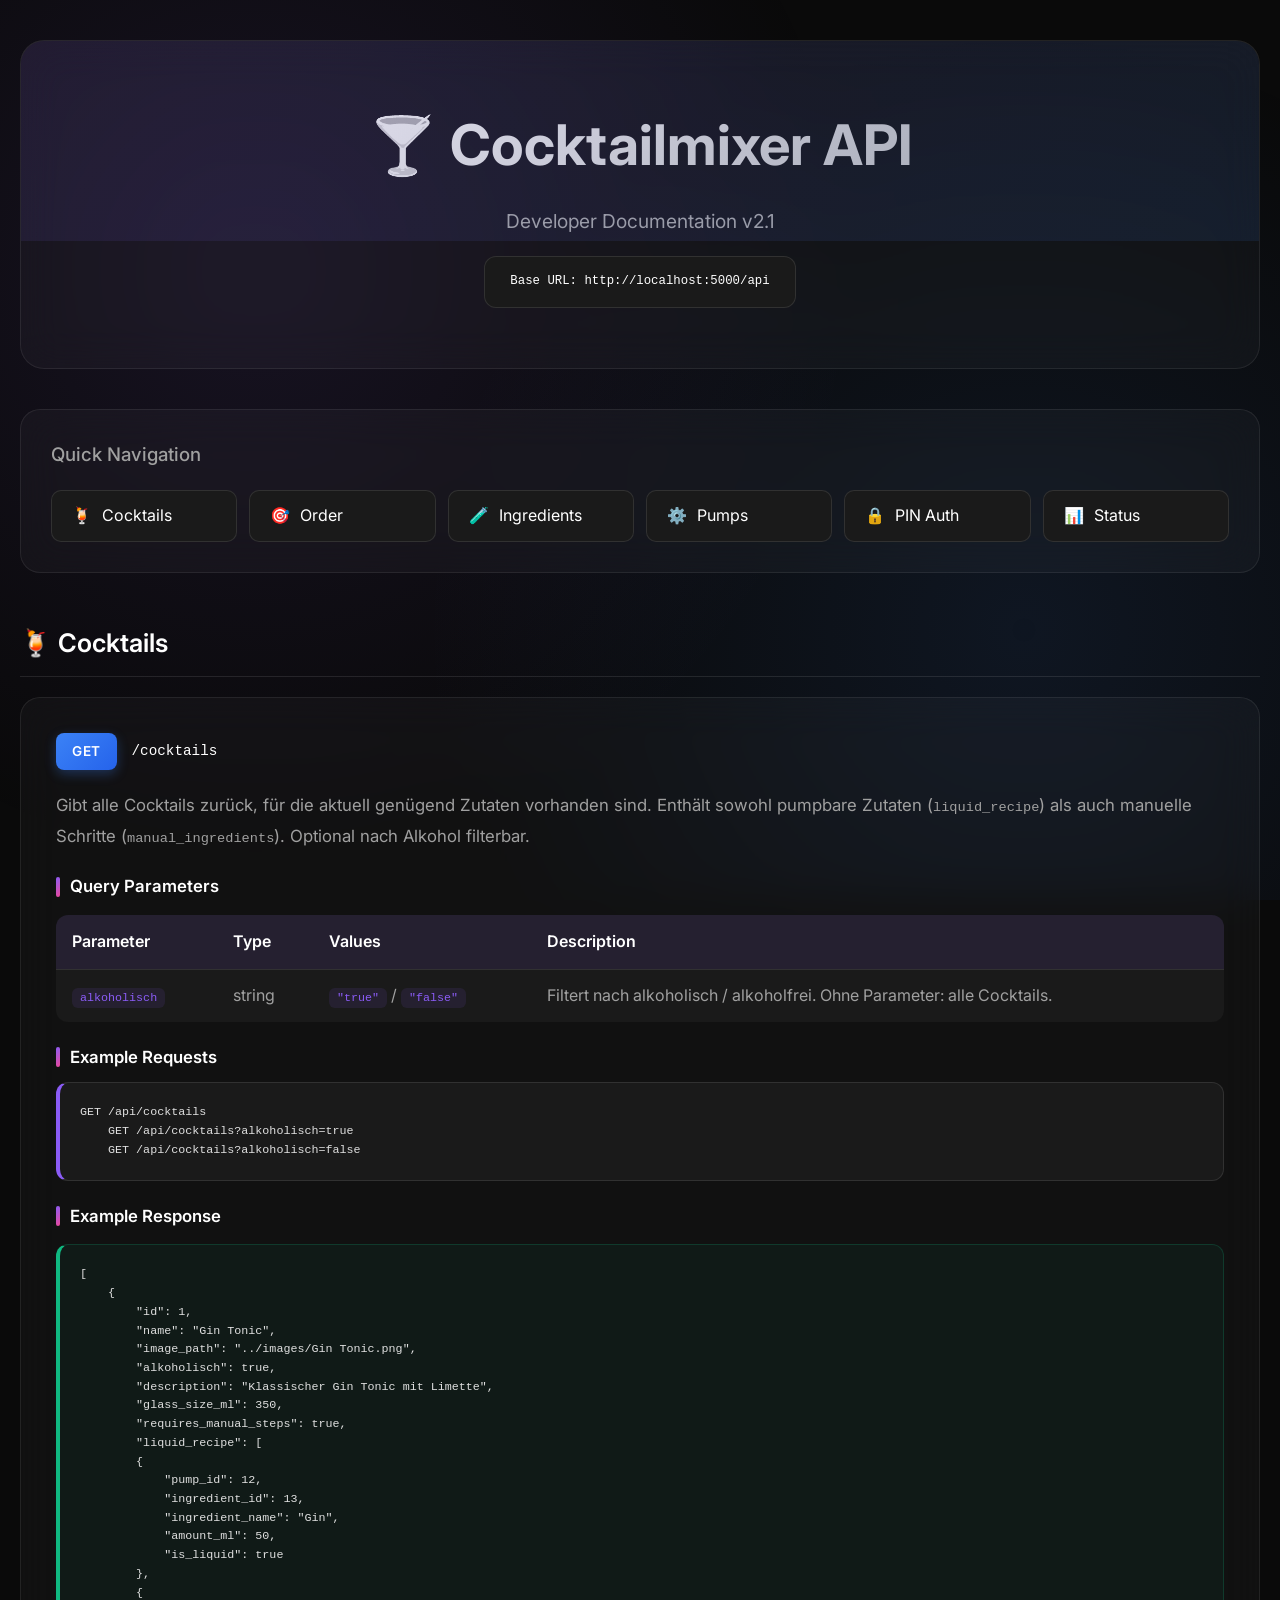
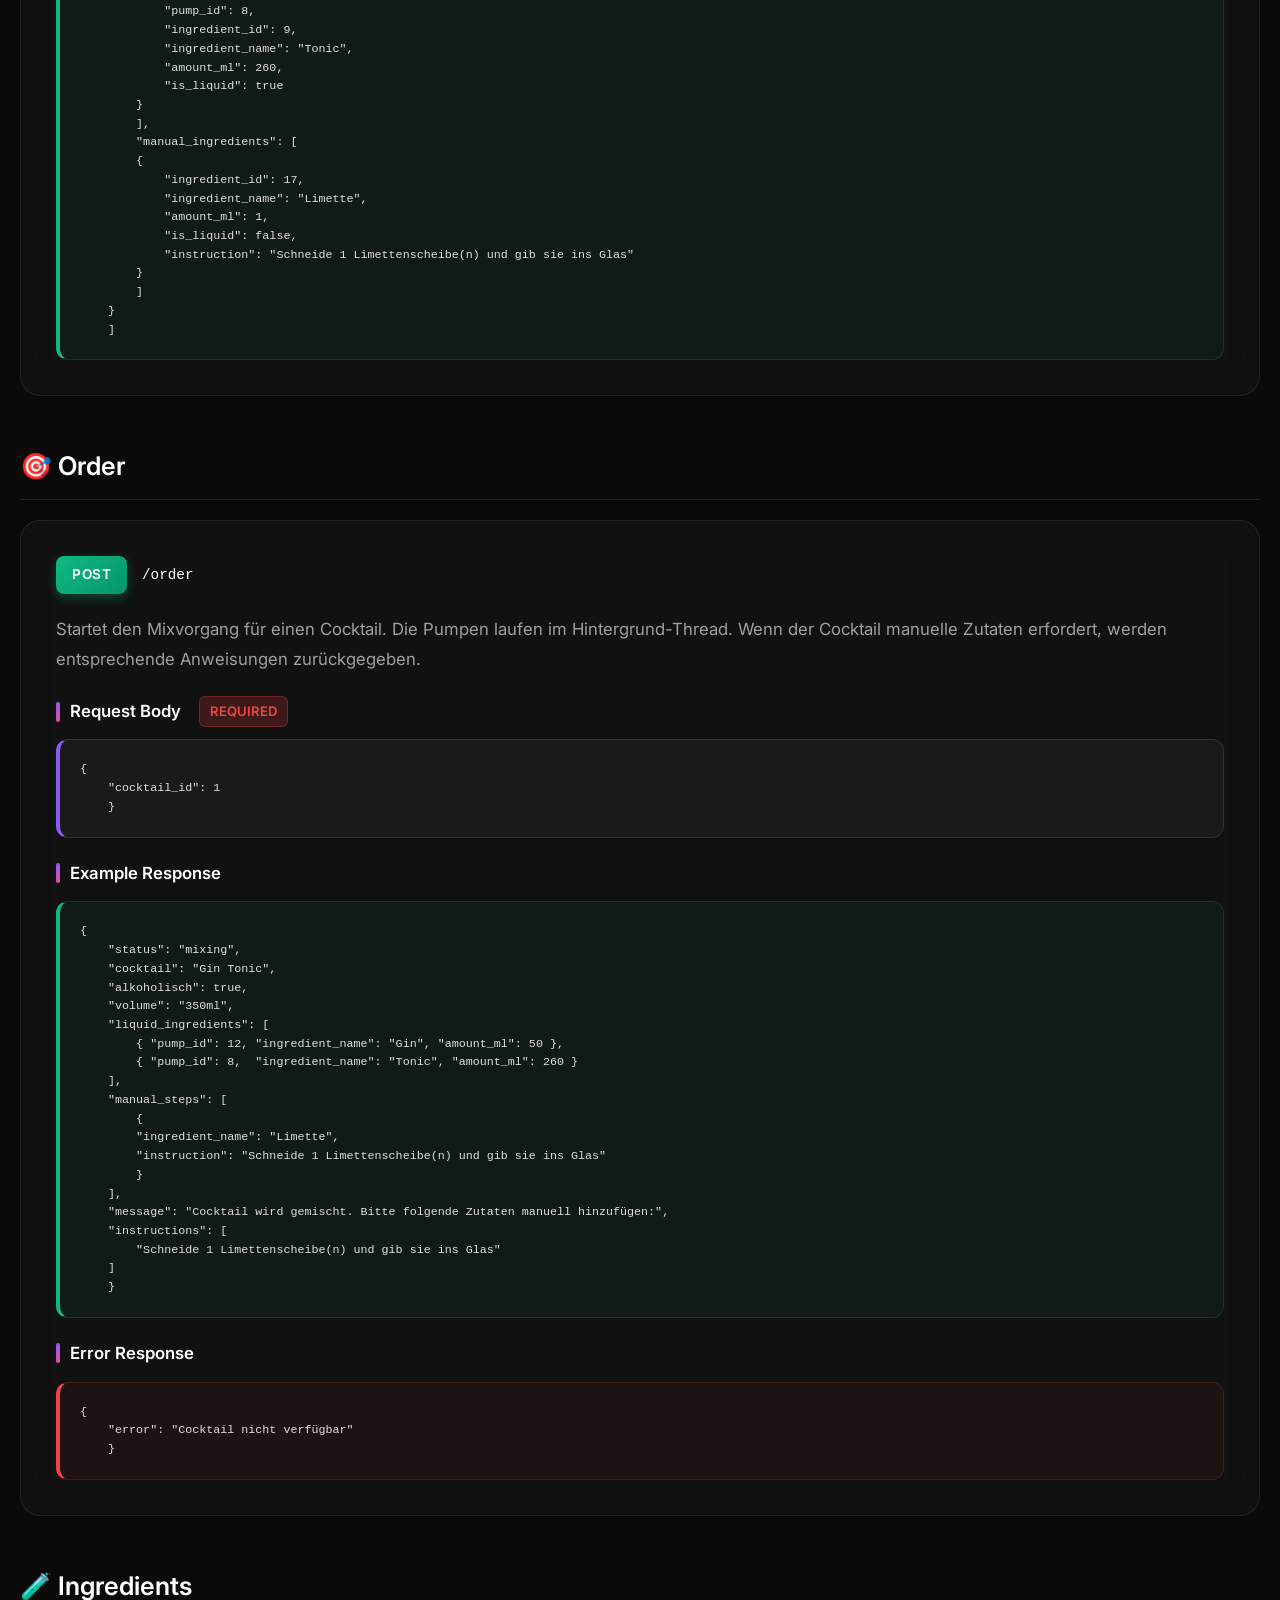
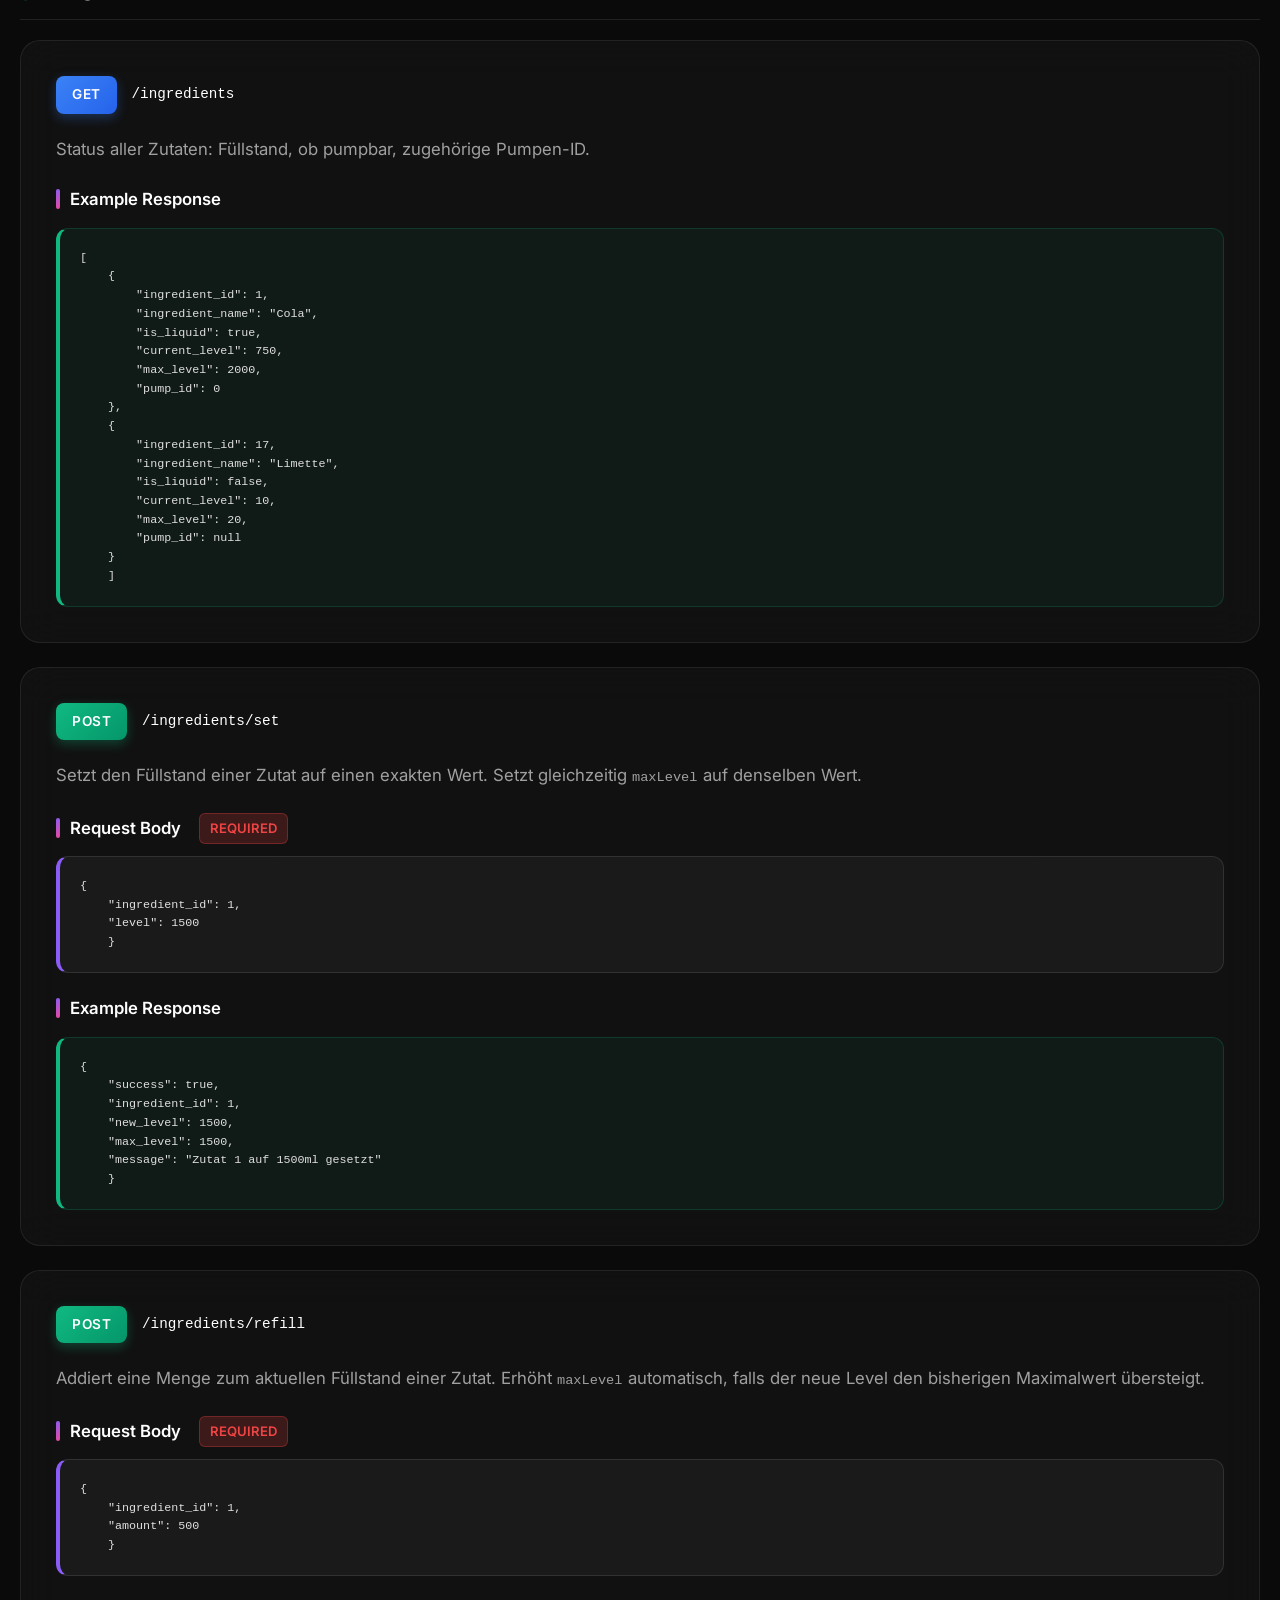
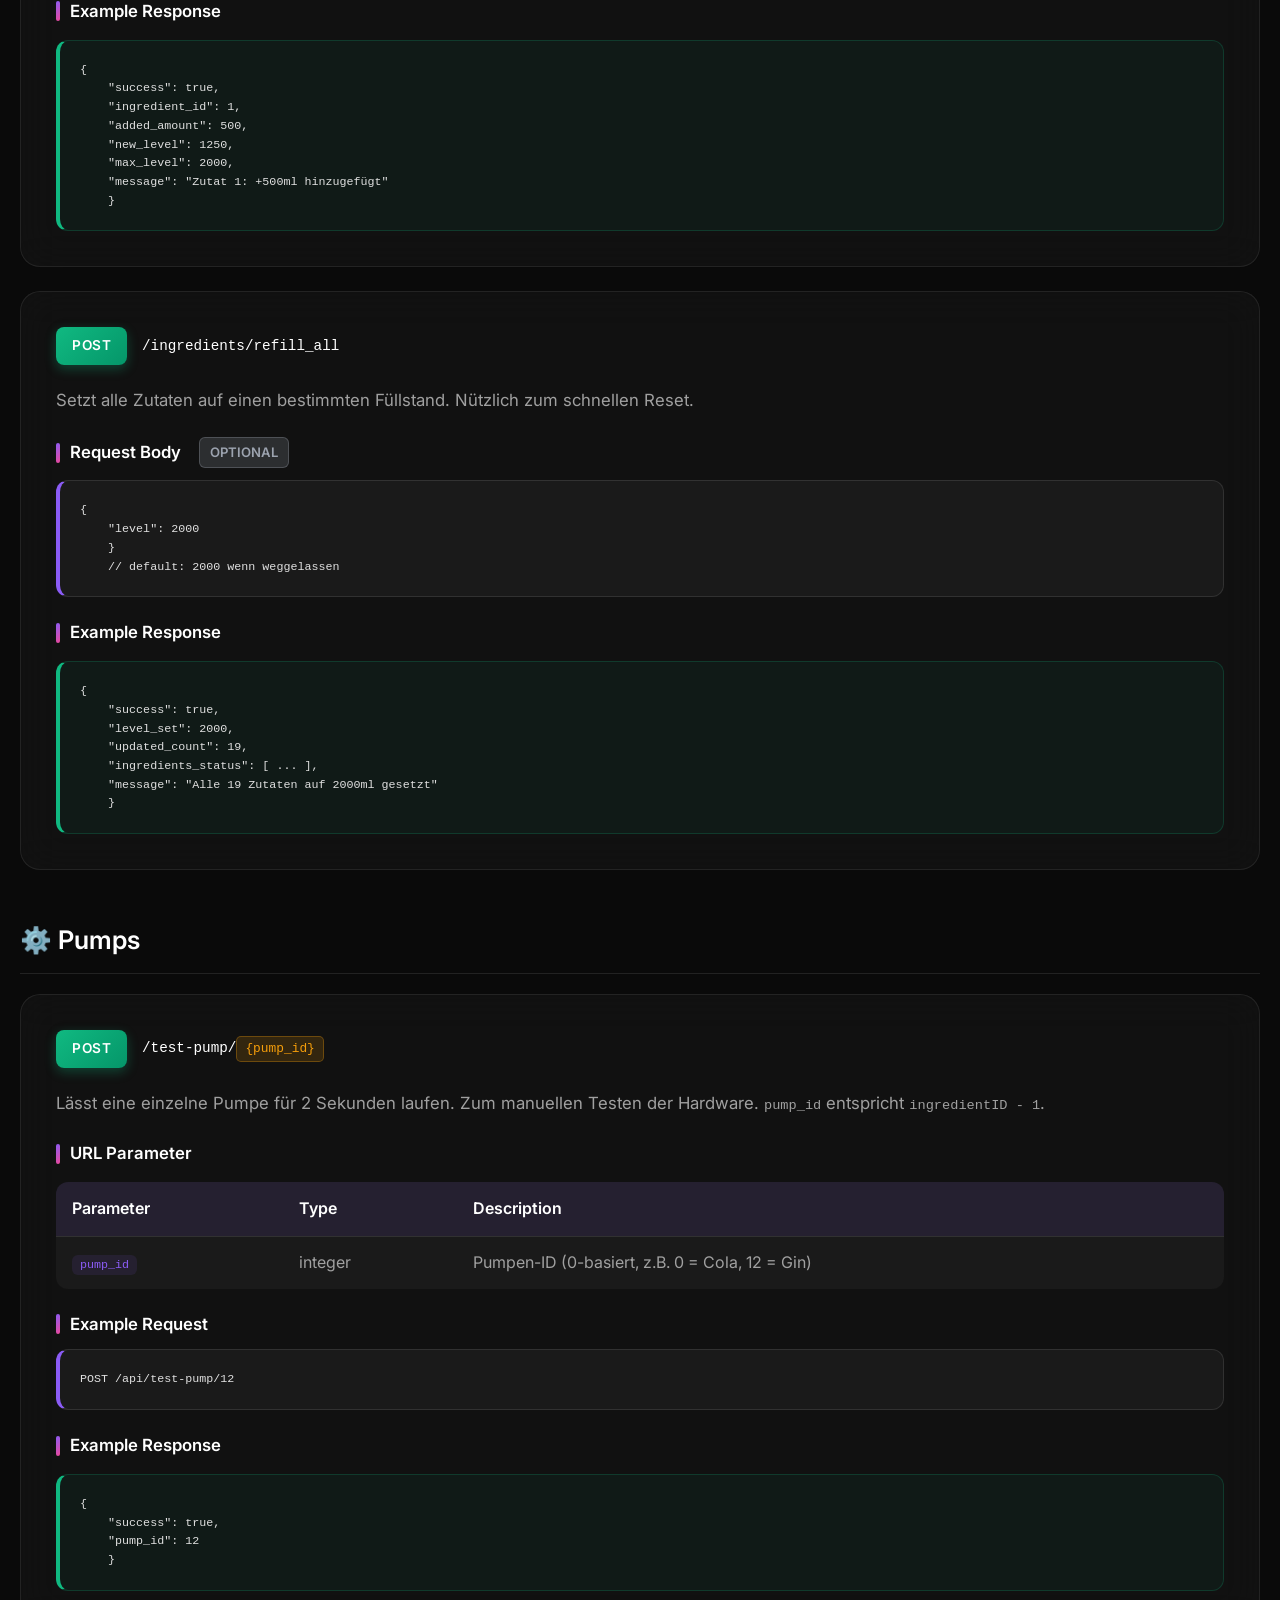
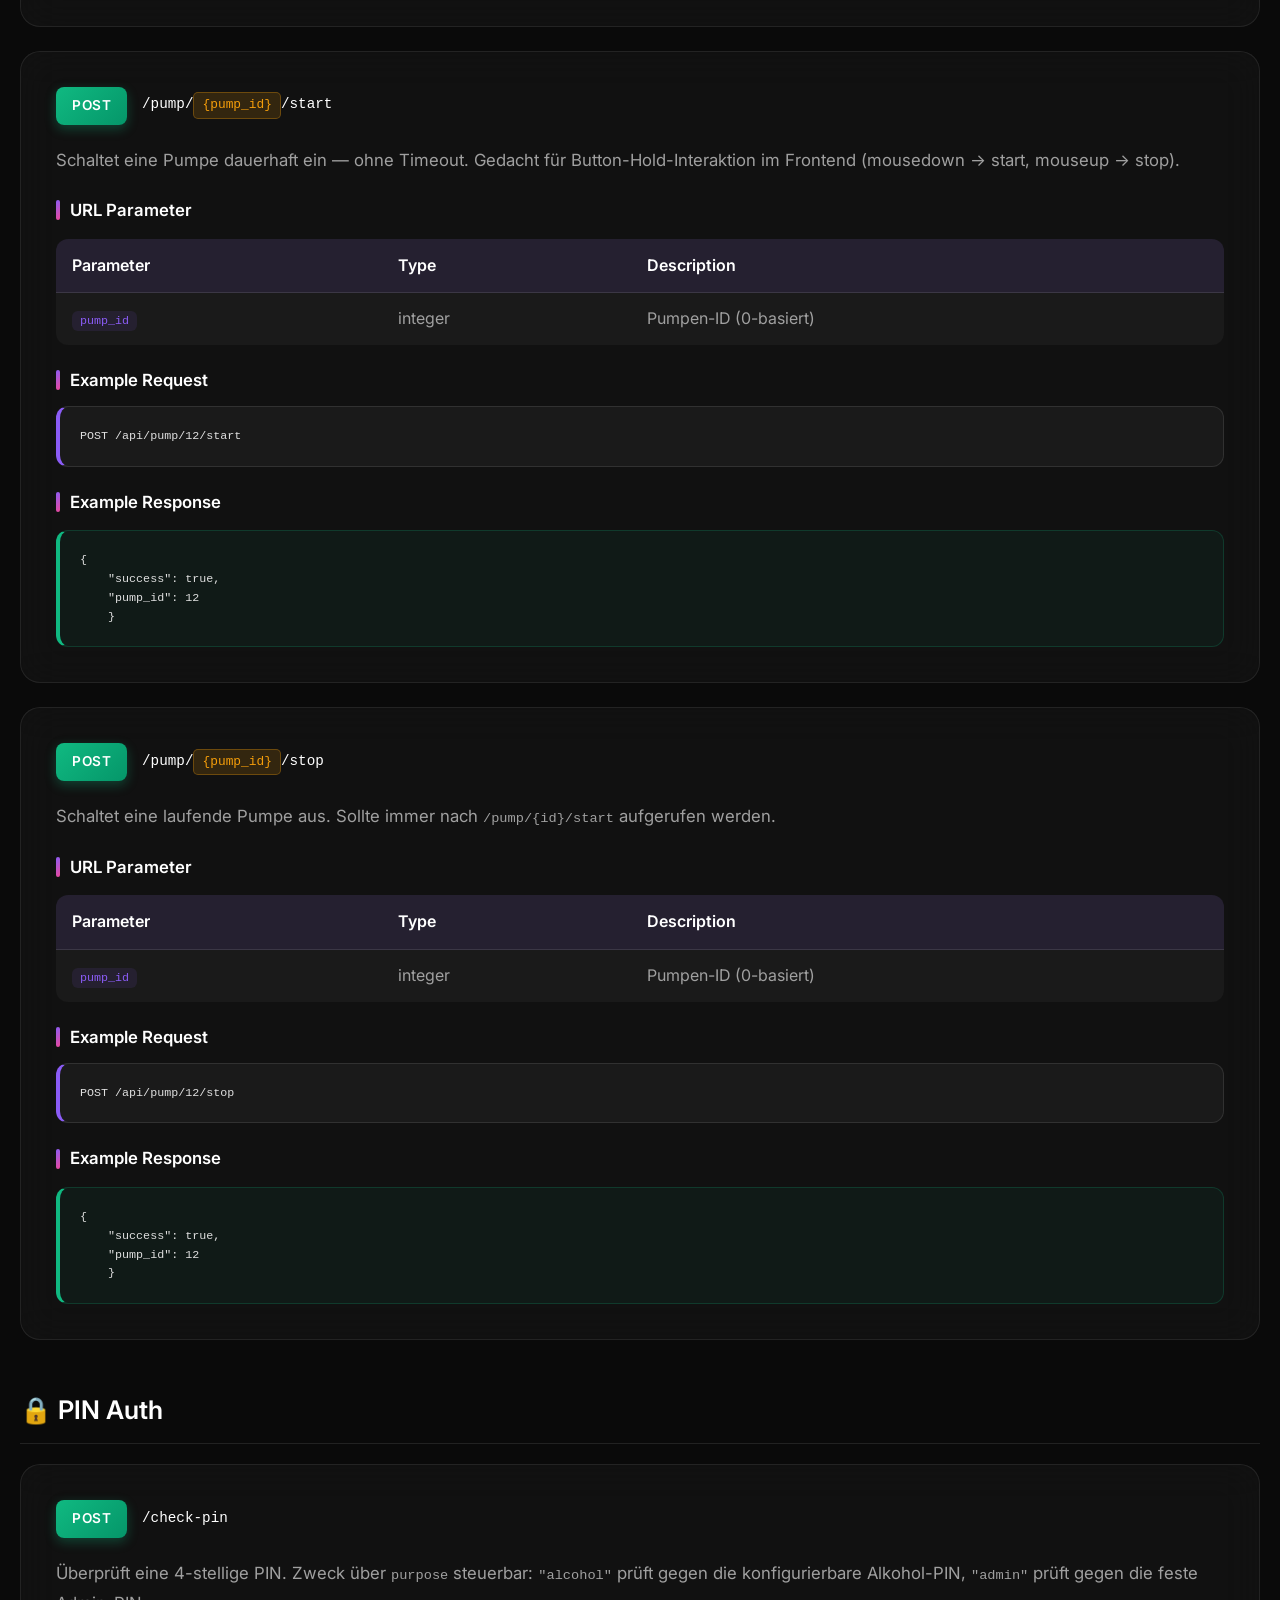
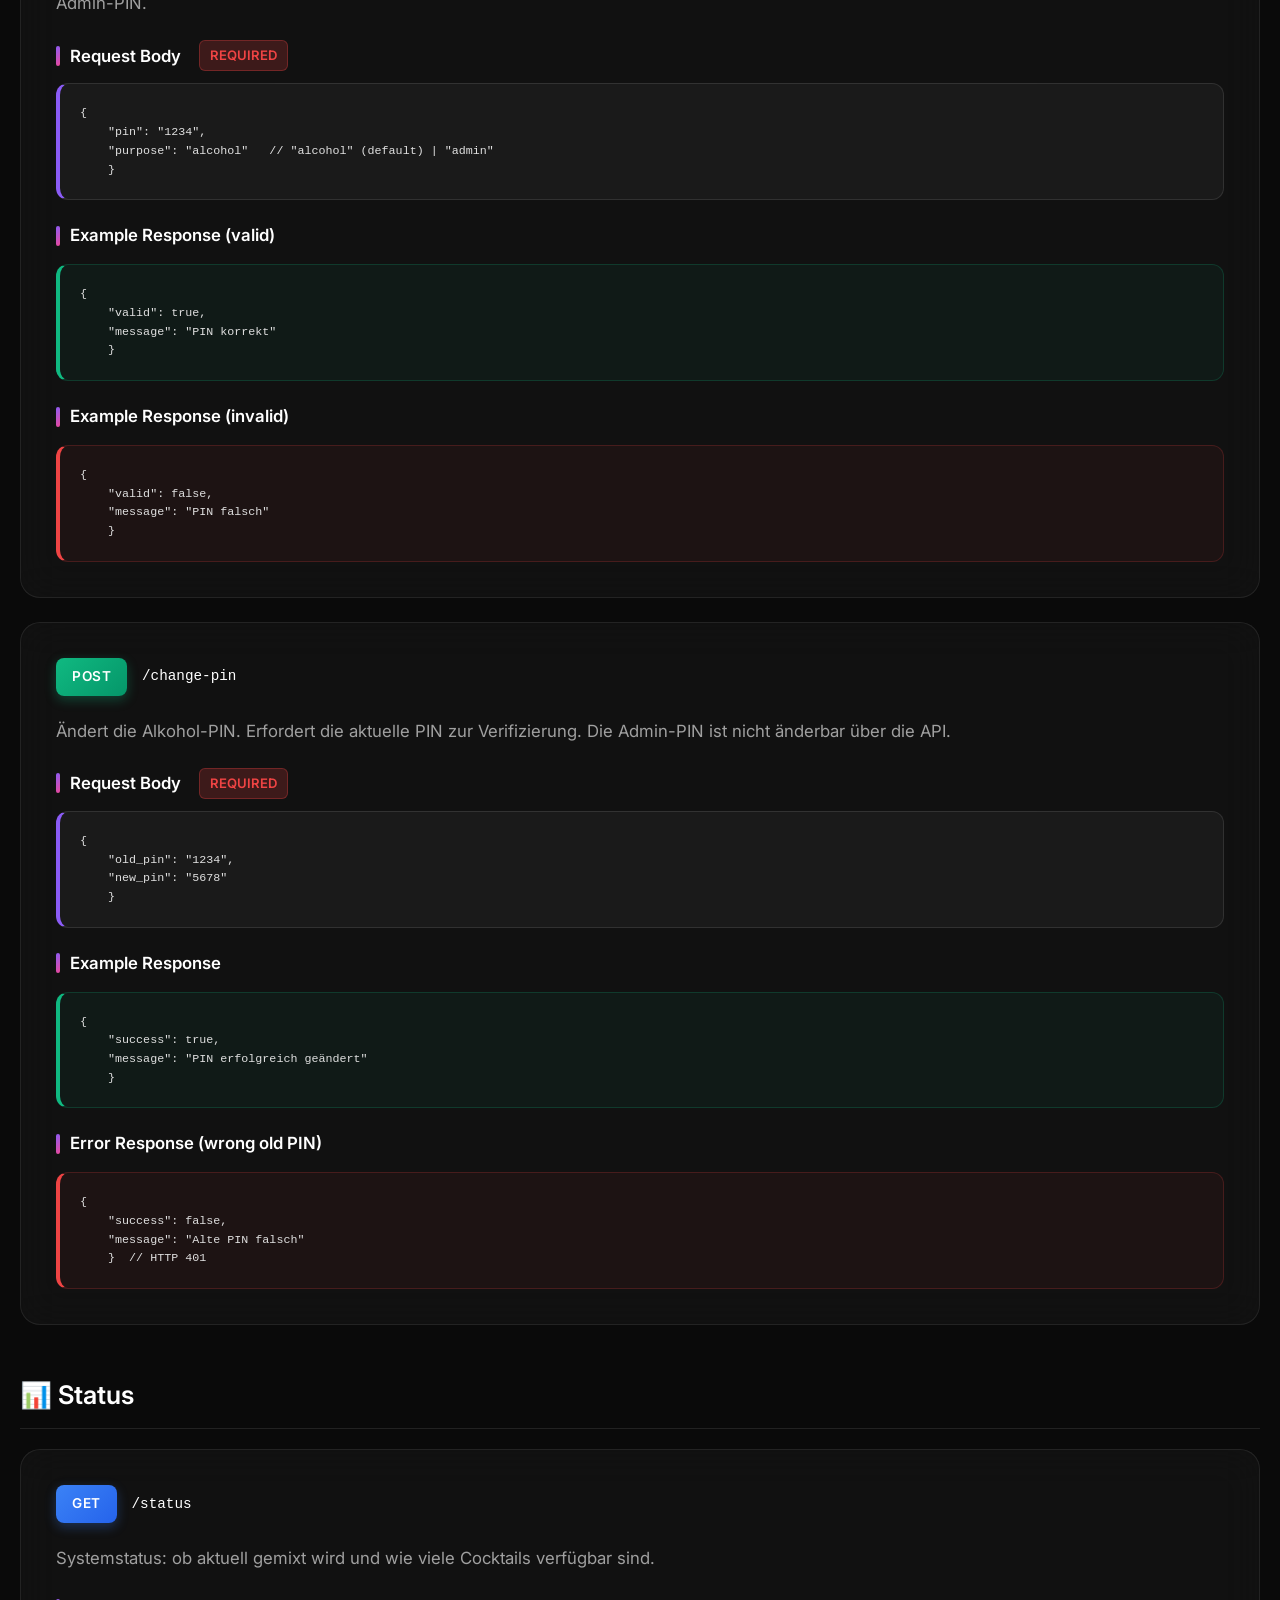
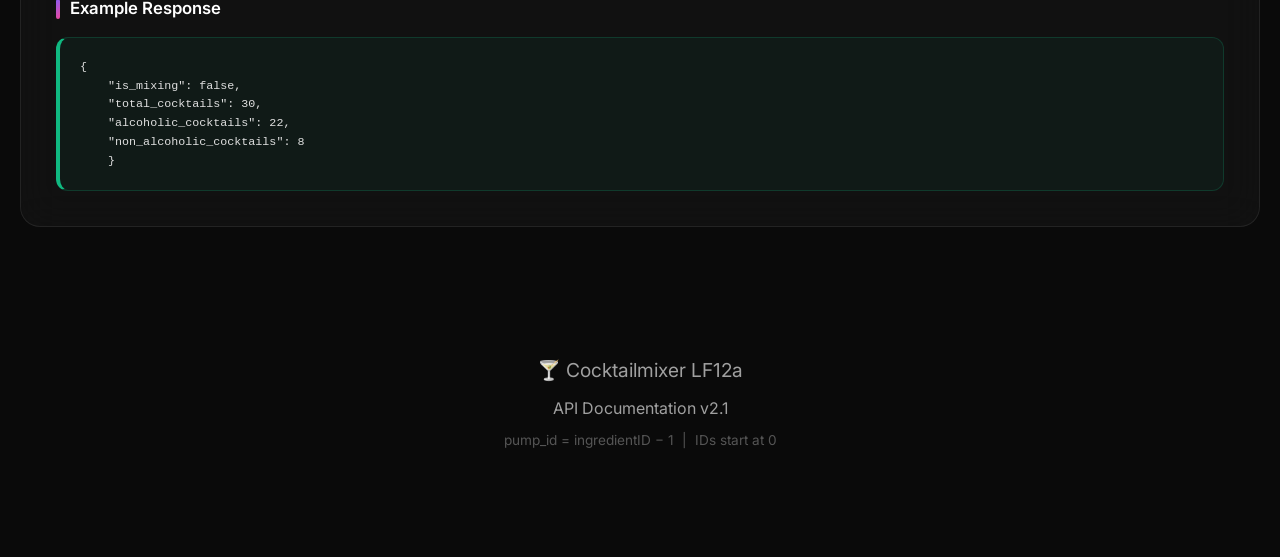
<file: api_examples.html>
<!DOCTYPE html>
<html lang="de">
<head>
    <meta charset="UTF-8">
    <meta name="viewport" content="width=device-width, initial-scale=1.0">
    <title>Cocktailmixer API | Documentation</title>
    <style>
        @import url('https://fonts.googleapis.com/css2?family=Inter:wght@300;400;500;600;700&display=swap');
        * { margin: 0; padding: 0; box-sizing: border-box; }
        :root {
            --bg-primary: #0a0a0a;
            --bg-secondary: #1a1a1a;
            --glass-bg: rgba(255,255,255,0.03);
            --glass-border: rgba(255,255,255,0.08);
            --border-color: rgba(255,255,255,0.1);
            --text-primary: #ffffff;
            --text-secondary: #a0a0a0;
            --accent-purple: #8b5cf6;
            --accent-blue: #3b82f6;
            --accent-green: #10b981;
            --accent-orange: #f59e0b;
        }
        body {
            font-family: 'Inter', sans-serif;
            background: var(--bg-primary);
            color: var(--text-primary);
            line-height: 1.6;
            overflow-x: hidden;
        }
        body::before {
            content: '';
            position: fixed;
            inset: 0;
            background:
                radial-gradient(circle at 20% 30%, rgba(139,92,246,0.1) 0%, transparent 50%),
                radial-gradient(circle at 80% 70%, rgba(59,130,246,0.1) 0%, transparent 50%);
            pointer-events: none;
            z-index: 0;
        }
        .container { max-width: 1400px; margin: 0 auto; padding: 40px 20px; position: relative; z-index: 1; }

        header {
            background: var(--glass-bg);
            backdrop-filter: blur(20px);
            border: 1px solid var(--glass-border);
            border-radius: 24px;
            padding: 60px 40px;
            margin-bottom: 40px;
            text-align: center;
            position: relative;
            overflow: hidden;
        }
        header::before {
            content: '';
            position: absolute;
            top: 0; left: 0; right: 0;
            height: 200px;
            background: linear-gradient(135deg, var(--accent-purple), var(--accent-blue));
            opacity: 0.1;
        }
        h1 {
            font-size: 3.5em;
            font-weight: 700;
            margin-bottom: 15px;
            background: linear-gradient(135deg, #fff 0%, #a0a0a0 100%);
            -webkit-background-clip: text;
            -webkit-text-fill-color: transparent;
            background-clip: text;
        }
        .subtitle { font-size: 1.2em; color: var(--text-secondary); }
        .base-url {
            margin-top: 20px;
            padding: 15px 25px;
            background: var(--bg-secondary);
            border: 1px solid var(--border-color);
            border-radius: 12px;
            display: inline-block;
            font-family: monospace;
            font-size: 0.95em;
        }

        .nav {
            background: var(--glass-bg);
            backdrop-filter: blur(20px);
            border: 1px solid var(--glass-border);
            border-radius: 20px;
            padding: 30px;
            margin-bottom: 40px;
        }
        .nav h3 { margin-bottom: 20px; color: var(--text-secondary); font-weight: 500; }
        .nav-grid { display: grid; grid-template-columns: repeat(auto-fit, minmax(180px, 1fr)); gap: 12px; }
        .nav-item {
            padding: 12px 20px;
            background: var(--bg-secondary);
            border: 1px solid var(--border-color);
            border-radius: 10px;
            text-decoration: none;
            color: var(--text-primary);
            transition: all 0.3s ease;
            display: flex;
            align-items: center;
            gap: 10px;
        }
        .nav-item:hover { border-color: var(--accent-purple); transform: translateY(-2px); }

        .section-heading {
            font-size: 1.6em;
            font-weight: 600;
            margin: 50px 0 20px;
            padding-bottom: 12px;
            border-bottom: 1px solid var(--border-color);
            display: flex;
            align-items: center;
            gap: 12px;
        }

        .endpoint {
            background: var(--glass-bg);
            backdrop-filter: blur(20px);
            border: 1px solid var(--glass-border);
            border-radius: 20px;
            padding: 35px;
            margin-bottom: 24px;
            transition: all 0.3s ease;
            animation: fadeIn 0.5s ease-out;
        }
        .endpoint:hover {
            border-color: var(--accent-purple);
            transform: translateY(-4px);
            box-shadow: 0 20px 60px rgba(139,92,246,0.2);
        }
        .endpoint-header { display: flex; align-items: center; gap: 15px; margin-bottom: 20px; flex-wrap: wrap; }

        .method {
            padding: 8px 16px;
            border-radius: 8px;
            font-weight: 600;
            font-size: 0.85em;
            letter-spacing: 0.5px;
            text-transform: uppercase;
        }
        .method.get  { background: linear-gradient(135deg, var(--accent-blue), #2563eb); color: #fff; box-shadow: 0 4px 12px rgba(59,130,246,0.3); }
        .method.post { background: linear-gradient(135deg, var(--accent-green), #059669); color: #fff; box-shadow: 0 4px 12px rgba(16,185,129,0.3); }

        .path { font-family: monospace; font-size: 1.1em; font-weight: 500; }

        .description { color: var(--text-secondary); line-height: 1.8; margin-bottom: 20px; font-size: 1.05em; }

        .section-title {
            font-weight: 600;
            margin: 22px 0 12px;
            font-size: 1.05em;
            display: flex;
            align-items: center;
            gap: 10px;
        }
        .section-title::before {
            content: '';
            width: 4px; height: 20px;
            background: linear-gradient(135deg, var(--accent-purple), #ec4899);
            border-radius: 2px;
        }

        .code-block {
            background: var(--bg-secondary);
            border: 1px solid var(--border-color);
            border-left: 4px solid var(--accent-purple);
            border-radius: 12px;
            padding: 20px;
            overflow-x: auto;
            font-family: monospace;
            font-size: 0.9em;
            line-height: 1.6;
            color: #e0e0e0;
        }
        .code-block pre { margin: 0; }

        .response {
            background: rgba(16,185,129,0.05);
            border: 1px solid rgba(16,185,129,0.2);
            border-left: 4px solid var(--accent-green);
            border-radius: 12px;
            padding: 20px;
            margin-top: 15px;
            overflow-x: auto;
        }
        .response pre { margin: 0; color: #e0e0e0; font-family: monospace; font-size: 0.9em; }

        .error-response {
            background: rgba(239,68,68,0.05);
            border: 1px solid rgba(239,68,68,0.2);
            border-left: 4px solid #ef4444;
        }

        table { width: 100%; border-collapse: collapse; margin: 15px 0; background: var(--bg-secondary); border-radius: 12px; overflow: hidden; }
        th { background: rgba(139,92,246,0.1); color: var(--text-primary); font-weight: 600; padding: 14px 16px; text-align: left; }
        td { padding: 13px 16px; border-top: 1px solid var(--border-color); color: var(--text-secondary); }
        td code { background: rgba(139,92,246,0.1); padding: 3px 8px; border-radius: 6px; font-size: 0.9em; color: var(--accent-purple); }

        .badge { display: inline-block; padding: 4px 10px; border-radius: 6px; font-size: 0.78em; font-weight: 600; margin-left: 8px; }
        .badge.required { background: rgba(239,68,68,0.2); color: #ef4444; border: 1px solid rgba(239,68,68,0.3); }
        .badge.optional { background: rgba(156,163,175,0.2); color: #9ca3af; border: 1px solid rgba(156,163,175,0.3); }

        .url-param {
            display: inline-block;
            background: rgba(245,158,11,0.15);
            color: var(--accent-orange);
            border: 1px solid rgba(245,158,11,0.3);
            padding: 2px 8px;
            border-radius: 5px;
            font-family: monospace;
            font-size: 0.9em;
        }

        footer { text-align: center; padding: 60px 0; color: var(--text-secondary); margin-top: 60px; }
        footer p { margin: 8px 0; }

        ::-webkit-scrollbar { width: 8px; height: 8px; }
        ::-webkit-scrollbar-track { background: var(--bg-secondary); }
        ::-webkit-scrollbar-thumb { background: var(--accent-purple); border-radius: 4px; }

        @keyframes fadeIn { from { opacity: 0; transform: translateY(20px); } to { opacity: 1; transform: translateY(0); } }

        @media (max-width: 768px) {
            h1 { font-size: 2.2em; }
            .endpoint { padding: 22px; }
            .nav-grid { grid-template-columns: 1fr 1fr; }
        }
    </style>
</head>
<body>
    <div class="container">

        <header>
            <h1>🍸 Cocktailmixer API</h1>
            <p class="subtitle">Developer Documentation v2.1</p>
            <div class="base-url">Base URL: http://localhost:5000/api</div>
        </header>

        <div class="nav">
            <h3>Quick Navigation</h3>
            <div class="nav-grid">
                <a href="#cocktails"    class="nav-item"><span>🍹</span> Cocktails</a>
                <a href="#order"        class="nav-item"><span>🎯</span> Order</a>
                <a href="#ingredients"  class="nav-item"><span>🧪</span> Ingredients</a>
                <a href="#pumps"        class="nav-item"><span>⚙️</span> Pumps</a>
                <a href="#pin"          class="nav-item"><span>🔒</span> PIN Auth</a>
                <a href="#status"       class="nav-item"><span>📊</span> Status</a>
            </div>
        </div>

        <!-- ── COCKTAILS ─────────────────────────────────────────── -->
        <div id="cocktails" class="section-heading">🍹 Cocktails</div>

        <div class="endpoint">
            <div class="endpoint-header">
                <span class="method get">GET</span>
                <span class="path">/cocktails</span>
            </div>
            <p class="description">
                Gibt alle Cocktails zurück, für die aktuell genügend Zutaten vorhanden sind.
                Enthält sowohl pumpbare Zutaten (<code>liquid_recipe</code>) als auch manuelle Schritte
                (<code>manual_ingredients</code>). Optional nach Alkohol filterbar.
            </p>

            <div class="section-title">Query Parameters</div>
            <table>
                <tr><th>Parameter</th><th>Type</th><th>Values</th><th>Description</th></tr>
                <tr><td><code>alkoholisch</code></td><td>string</td><td><code>"true"</code> / <code>"false"</code></td><td>Filtert nach alkoholisch / alkoholfrei. Ohne Parameter: alle Cocktails.</td></tr>
            </table>

            <div class="section-title">Example Requests</div>
            <div class="code-block"><pre>GET /api/cocktails
    GET /api/cocktails?alkoholisch=true
    GET /api/cocktails?alkoholisch=false</pre></div>

            <div class="section-title">Example Response</div>
            <div class="response"><pre>[
    {
        "id": 1,
        "name": "Gin Tonic",
        "image_path": "../images/Gin Tonic.png",
        "alkoholisch": true,
        "description": "Klassischer Gin Tonic mit Limette",
        "glass_size_ml": 350,
        "requires_manual_steps": true,
        "liquid_recipe": [
        {
            "pump_id": 12,
            "ingredient_id": 13,
            "ingredient_name": "Gin",
            "amount_ml": 50,
            "is_liquid": true
        },
        {
            "pump_id": 8,
            "ingredient_id": 9,
            "ingredient_name": "Tonic",
            "amount_ml": 260,
            "is_liquid": true
        }
        ],
        "manual_ingredients": [
        {
            "ingredient_id": 17,
            "ingredient_name": "Limette",
            "amount_ml": 1,
            "is_liquid": false,
            "instruction": "Schneide 1 Limettenscheibe(n) und gib sie ins Glas"
        }
        ]
    }
    ]</pre></div>
        </div>

        <!-- ── ORDER ─────────────────────────────────────────────── -->
        <div id="order" class="section-heading">🎯 Order</div>

        <div class="endpoint">
            <div class="endpoint-header">
                <span class="method post">POST</span>
                <span class="path">/order</span>
            </div>
            <p class="description">
                Startet den Mixvorgang für einen Cocktail. Die Pumpen laufen im Hintergrund-Thread.
                Wenn der Cocktail manuelle Zutaten erfordert, werden entsprechende Anweisungen zurückgegeben.
            </p>

            <div class="section-title">Request Body <span class="badge required">REQUIRED</span></div>
            <div class="code-block"><pre>{
    "cocktail_id": 1
    }</pre></div>

            <div class="section-title">Example Response</div>
            <div class="response"><pre>{
    "status": "mixing",
    "cocktail": "Gin Tonic",
    "alkoholisch": true,
    "volume": "350ml",
    "liquid_ingredients": [
        { "pump_id": 12, "ingredient_name": "Gin", "amount_ml": 50 },
        { "pump_id": 8,  "ingredient_name": "Tonic", "amount_ml": 260 }
    ],
    "manual_steps": [
        {
        "ingredient_name": "Limette",
        "instruction": "Schneide 1 Limettenscheibe(n) und gib sie ins Glas"
        }
    ],
    "message": "Cocktail wird gemischt. Bitte folgende Zutaten manuell hinzufügen:",
    "instructions": [
        "Schneide 1 Limettenscheibe(n) und gib sie ins Glas"
    ]
    }</pre></div>

            <div class="section-title">Error Response</div>
            <div class="response error-response"><pre>{
    "error": "Cocktail nicht verfügbar"
    }</pre></div>
        </div>

        <!-- ── INGREDIENTS ───────────────────────────────────────── -->
        <div id="ingredients" class="section-heading">🧪 Ingredients</div>

        <div class="endpoint">
            <div class="endpoint-header">
                <span class="method get">GET</span>
                <span class="path">/ingredients</span>
            </div>
            <p class="description">Status aller Zutaten: Füllstand, ob pumpbar, zugehörige Pumpen-ID.</p>

            <div class="section-title">Example Response</div>
            <div class="response"><pre>[
    {
        "ingredient_id": 1,
        "ingredient_name": "Cola",
        "is_liquid": true,
        "current_level": 750,
        "max_level": 2000,
        "pump_id": 0
    },
    {
        "ingredient_id": 17,
        "ingredient_name": "Limette",
        "is_liquid": false,
        "current_level": 10,
        "max_level": 20,
        "pump_id": null
    }
    ]</pre></div>
        </div>

        <div class="endpoint">
            <div class="endpoint-header">
                <span class="method post">POST</span>
                <span class="path">/ingredients/set</span>
            </div>
            <p class="description">
                Setzt den Füllstand einer Zutat auf einen exakten Wert. Setzt gleichzeitig <code>maxLevel</code> auf denselben Wert.
            </p>

            <div class="section-title">Request Body <span class="badge required">REQUIRED</span></div>
            <div class="code-block"><pre>{
    "ingredient_id": 1,
    "level": 1500
    }</pre></div>

            <div class="section-title">Example Response</div>
            <div class="response"><pre>{
    "success": true,
    "ingredient_id": 1,
    "new_level": 1500,
    "max_level": 1500,
    "message": "Zutat 1 auf 1500ml gesetzt"
    }</pre></div>
        </div>

        <div class="endpoint">
            <div class="endpoint-header">
                <span class="method post">POST</span>
                <span class="path">/ingredients/refill</span>
            </div>
            <p class="description">
                Addiert eine Menge zum aktuellen Füllstand einer Zutat. Erhöht <code>maxLevel</code> automatisch,
                falls der neue Level den bisherigen Maximalwert übersteigt.
            </p>

            <div class="section-title">Request Body <span class="badge required">REQUIRED</span></div>
            <div class="code-block"><pre>{
    "ingredient_id": 1,
    "amount": 500
    }</pre></div>

            <div class="section-title">Example Response</div>
            <div class="response"><pre>{
    "success": true,
    "ingredient_id": 1,
    "added_amount": 500,
    "new_level": 1250,
    "max_level": 2000,
    "message": "Zutat 1: +500ml hinzugefügt"
    }</pre></div>
        </div>

        <div class="endpoint">
            <div class="endpoint-header">
                <span class="method post">POST</span>
                <span class="path">/ingredients/refill_all</span>
            </div>
            <p class="description">Setzt alle Zutaten auf einen bestimmten Füllstand. Nützlich zum schnellen Reset.</p>

            <div class="section-title">Request Body <span class="badge optional">OPTIONAL</span></div>
            <div class="code-block"><pre>{
    "level": 2000
    }
    // default: 2000 wenn weggelassen</pre></div>

            <div class="section-title">Example Response</div>
            <div class="response"><pre>{
    "success": true,
    "level_set": 2000,
    "updated_count": 19,
    "ingredients_status": [ ... ],
    "message": "Alle 19 Zutaten auf 2000ml gesetzt"
    }</pre></div>
        </div>

        <!-- ── PUMPS ──────────────────────────────────────────────── -->
        <div id="pumps" class="section-heading">⚙️ Pumps</div>

        <div class="endpoint">
            <div class="endpoint-header">
                <span class="method post">POST</span>
                <span class="path">/test-pump/<span class="url-param">{pump_id}</span></span>
            </div>
            <p class="description">
                Lässt eine einzelne Pumpe für 2 Sekunden laufen. Zum manuellen Testen der Hardware.
                <code>pump_id</code> entspricht <code>ingredientID - 1</code>.
            </p>

            <div class="section-title">URL Parameter</div>
            <table>
                <tr><th>Parameter</th><th>Type</th><th>Description</th></tr>
                <tr><td><code>pump_id</code></td><td>integer</td><td>Pumpen-ID (0-basiert, z.B. 0 = Cola, 12 = Gin)</td></tr>
            </table>

            <div class="section-title">Example Request</div>
            <div class="code-block"><pre>POST /api/test-pump/12</pre></div>

            <div class="section-title">Example Response</div>
            <div class="response"><pre>{
    "success": true,
    "pump_id": 12
    }</pre></div>
        </div>

        <div class="endpoint">
            <div class="endpoint-header">
                <span class="method post">POST</span>
                <span class="path">/pump/<span class="url-param">{pump_id}</span>/start</span>
            </div>
            <p class="description">
                Schaltet eine Pumpe dauerhaft ein — ohne Timeout. Gedacht für Button-Hold-Interaktion im Frontend
                (mousedown → start, mouseup → stop).
            </p>

            <div class="section-title">URL Parameter</div>
            <table>
                <tr><th>Parameter</th><th>Type</th><th>Description</th></tr>
                <tr><td><code>pump_id</code></td><td>integer</td><td>Pumpen-ID (0-basiert)</td></tr>
            </table>

            <div class="section-title">Example Request</div>
            <div class="code-block"><pre>POST /api/pump/12/start</pre></div>

            <div class="section-title">Example Response</div>
            <div class="response"><pre>{
    "success": true,
    "pump_id": 12
    }</pre></div>
        </div>

        <div class="endpoint">
            <div class="endpoint-header">
                <span class="method post">POST</span>
                <span class="path">/pump/<span class="url-param">{pump_id}</span>/stop</span>
            </div>
            <p class="description">
                Schaltet eine laufende Pumpe aus. Sollte immer nach <code>/pump/{id}/start</code> aufgerufen werden.
            </p>

            <div class="section-title">URL Parameter</div>
            <table>
                <tr><th>Parameter</th><th>Type</th><th>Description</th></tr>
                <tr><td><code>pump_id</code></td><td>integer</td><td>Pumpen-ID (0-basiert)</td></tr>
            </table>

            <div class="section-title">Example Request</div>
            <div class="code-block"><pre>POST /api/pump/12/stop</pre></div>

            <div class="section-title">Example Response</div>
            <div class="response"><pre>{
    "success": true,
    "pump_id": 12
    }</pre></div>
        </div>

        <!-- ── PIN ───────────────────────────────────────────────── -->
        <div id="pin" class="section-heading">🔒 PIN Auth</div>

        <div class="endpoint">
            <div class="endpoint-header">
                <span class="method post">POST</span>
                <span class="path">/check-pin</span>
            </div>
            <p class="description">
                Überprüft eine 4-stellige PIN. Zweck über <code>purpose</code> steuerbar:
                <code>"alcohol"</code> prüft gegen die konfigurierbare Alkohol-PIN,
                <code>"admin"</code> prüft gegen die feste Admin-PIN.
            </p>

            <div class="section-title">Request Body <span class="badge required">REQUIRED</span></div>
            <div class="code-block"><pre>{
    "pin": "1234",
    "purpose": "alcohol"   // "alcohol" (default) | "admin"
    }</pre></div>

            <div class="section-title">Example Response (valid)</div>
            <div class="response"><pre>{
    "valid": true,
    "message": "PIN korrekt"
    }</pre></div>

            <div class="section-title">Example Response (invalid)</div>
            <div class="response error-response"><pre>{
    "valid": false,
    "message": "PIN falsch"
    }</pre></div>
        </div>

        <div class="endpoint">
            <div class="endpoint-header">
                <span class="method post">POST</span>
                <span class="path">/change-pin</span>
            </div>
            <p class="description">
                Ändert die Alkohol-PIN. Erfordert die aktuelle PIN zur Verifizierung.
                Die Admin-PIN ist nicht änderbar über die API.
            </p>

            <div class="section-title">Request Body <span class="badge required">REQUIRED</span></div>
            <div class="code-block"><pre>{
    "old_pin": "1234",
    "new_pin": "5678"
    }</pre></div>

            <div class="section-title">Example Response</div>
            <div class="response"><pre>{
    "success": true,
    "message": "PIN erfolgreich geändert"
    }</pre></div>

            <div class="section-title">Error Response (wrong old PIN)</div>
            <div class="response error-response"><pre>{
    "success": false,
    "message": "Alte PIN falsch"
    }  // HTTP 401</pre></div>
        </div>

        <!-- ── STATUS ────────────────────────────────────────────── -->
        <div id="status" class="section-heading">📊 Status</div>

        <div class="endpoint">
            <div class="endpoint-header">
                <span class="method get">GET</span>
                <span class="path">/status</span>
            </div>
            <p class="description">Systemstatus: ob aktuell gemixt wird und wie viele Cocktails verfügbar sind.</p>

            <div class="section-title">Example Response</div>
            <div class="response"><pre>{
    "is_mixing": false,
    "total_cocktails": 30,
    "alcoholic_cocktails": 22,
    "non_alcoholic_cocktails": 8
    }</pre></div>
        </div>

        <footer>
            <p style="font-size:1.2em; margin-bottom:10px">🍸 Cocktailmixer LF12a</p>
            <p>API Documentation v2.1</p>
            <p style="font-size:0.85em; color:#555">pump_id = ingredientID − 1 &nbsp;|&nbsp; IDs start at 0</p>
        </footer>
    </div>
</body>
</html>
</file>
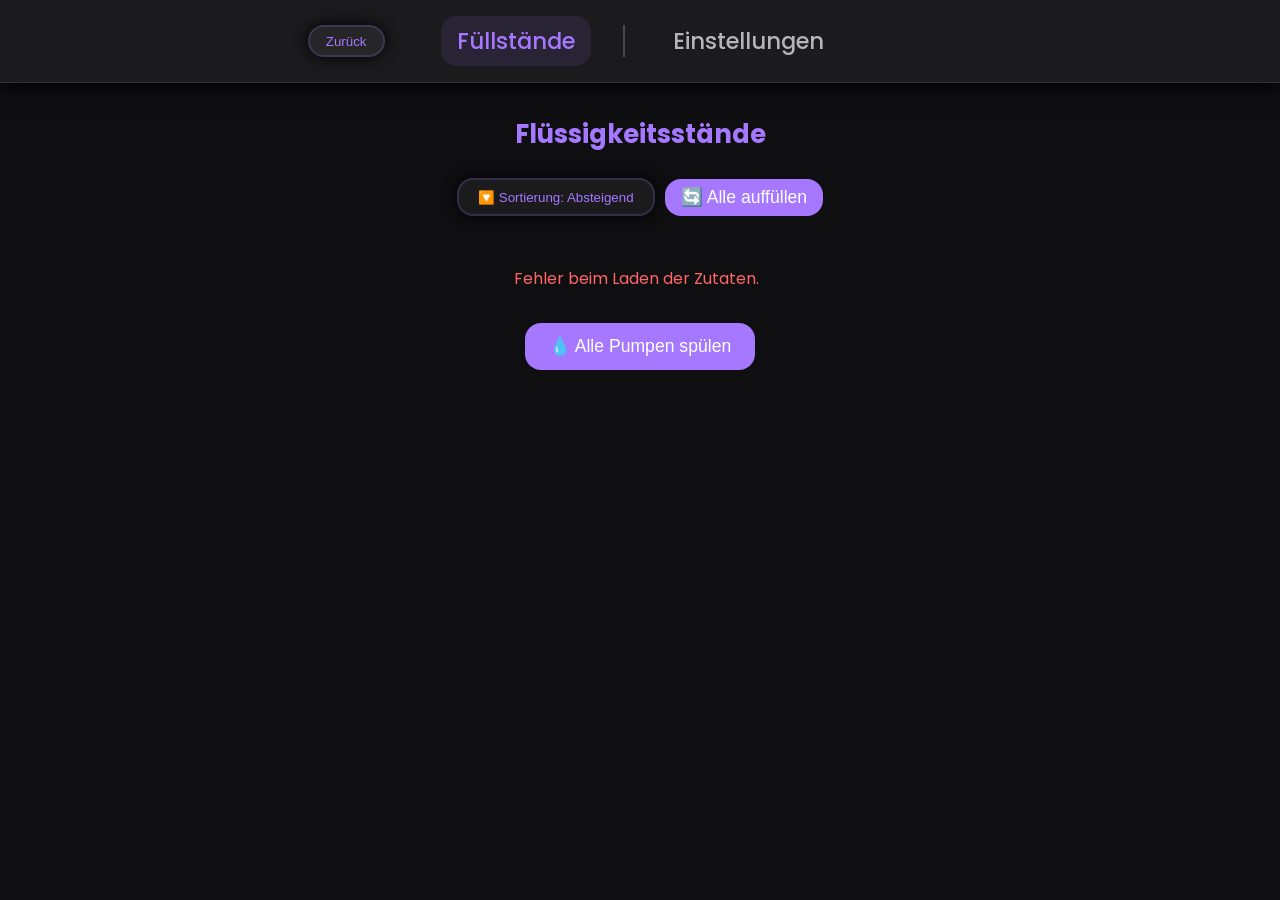
<file: src/html/admin.html>
<!DOCTYPE html>
<html lang="de">
<head>
    <meta charset="UTF-8">
    <meta name="viewport" content="width=device-width, initial-scale=1.0">
    <meta http-equiv="X-UA-Compatible" content="ie=edge">
    <title>Admin-Panel</title>
    <link rel="stylesheet" href="../css/style.scss">
    <link rel="stylesheet" href="../css/style.css">
    <link rel="icon" type="image/x-icon" href="../icons/favicon.ico">
</head>
<body>

<nav class="navbar admin">
    <div class="content">
        <button id="backButton" class="back-btn">Zurück</button>
        <div class="selection active" data-tab="fill">Füllstände</div>
        <div class="line"></div>
        <div class="selection" data-tab="settings">Einstellungen</div>
        <button id="backButton" style="opacity: 0; pointer-events: none;" class="back-btn">Zurück</button>
    </div>
</nav>

<main class="admin-wrapper">

    <!-- Füllstände -->
    <section class="admin-tab active" id="tab-fill">
        <h2>Flüssigkeitsstände</h2>
        <div style="display:flex; gap:10px; align-items:center; margin-bottom:10px;">
            <button id="sortToggle" class="sort-btn">🔽 Sortierung: Absteigend</button>
            <button id="refillAllBtn" class="save-btn">🔄 Alle auffüllen</button>
        </div>
        <div class="liquid-list" id="liquidList"></div>
    </section>

    <!-- Einstellungen -->
    <section class="admin-tab" id="tab-settings">
        <h2>PIN-Einstellungen</h2>
        <div class="pin-settings">
            <label for="oldAlcoholPin">Alter Alkohol-PIN:</label>
            <input type="password" id="oldAlcoholPin" maxlength="4" placeholder="****">

            <label for="newAlcoholPin">Neuer Alkohol-PIN:</label>
            <input type="password" id="newAlcoholPin" maxlength="4" placeholder="****">

            <button id="savePinBtn" class="save-btn">Speichern</button>
        </div>
        <p id="pinStatus" class="status-msg"></p>

        <h2 style="margin-top: 32px;">Pumpen initialisieren</h2>
        <p style="opacity: 0.8; margin-bottom: 16px;">
            Button gedrückt halten, damit die jeweilige Pumpe fördert. Beim Loslassen stoppt sie.
        </p>

        <div id="pumpPrimeGrid"
             class="pump-prime-grid"
             style="
                      display: grid;
                      grid-template-columns: repeat(4, minmax(120px, 1fr));
                      gap: 12px;
                      margin-top: 16px;"
        ></div>
        <p id="pumpPrimeStatus" class="status-msg"></p>
    </section>

    <button id="flushButton" class="flush-btn">💧 Alle Pumpen spülen</button>
</main>

<script>
    // Tab-Navigation
    document.querySelectorAll(".selection").forEach(sel => {
        sel.addEventListener("click", () => {
            document.querySelectorAll(".selection").forEach(s => s.classList.remove("active"));
            sel.classList.add("active");
            document.querySelectorAll(".admin-tab").forEach(tab => tab.classList.remove("active"));
            document.getElementById("tab-" + sel.dataset.tab).classList.add("active");
        });
    });

    // Globale Variablen
    const list = document.getElementById("liquidList");
    const sortBtn = document.getElementById("sortToggle");
    const refillAllBtn = document.getElementById("refillAllBtn");
    let ascending = false;
    let ingredients = [];

    const pumpPrimeGrid = document.getElementById("pumpPrimeGrid");
    const pumpPrimeStatus = document.getElementById("pumpPrimeStatus");

    const PUMP_COUNT = 16;
    const pumpStates = new Map();

    function setPumpStatus(message, isError = false) {
        if (!pumpPrimeStatus) return;
        pumpPrimeStatus.textContent = message;
        pumpPrimeStatus.style.color = isError ? "#ff6666" : "#a678ff";
    }

    function getPumpState(pumpId) {
        if (!pumpStates.has(pumpId)) {
            pumpStates.set(pumpId, {
                running: false,
                starting: false,
                stopping: false
            });
        }
        return pumpStates.get(pumpId);
    }

    async function startPump(pumpId, buttonEl) {
        const state = getPumpState(pumpId);
        if (state.running || state.starting) return;

        state.starting = true;
        buttonEl.classList.add("active");

        try {
            const res = await fetch(`http://127.0.0.1:5000/api/pump/${pumpId}/start`, {
                method: "POST"
            });

            if (!res.ok) {
                throw new Error(`Start fehlgeschlagen für Pumpe ${pumpId}`);
            }

            state.running = true;
            setPumpStatus(`Pumpe ${pumpId} läuft...`);
        } catch (err) {
            console.error(err);
            buttonEl.classList.remove("active");
            setPumpStatus(`Pumpe ${pumpId} konnte nicht gestartet werden.`, true);
        } finally {
            state.starting = false;
        }
    }

    async function stopPump(pumpId, buttonEl) {
        const state = getPumpState(pumpId);

        if (state.starting) {
            const waitUntil = Date.now() + 1500;
            while (state.starting && Date.now() < waitUntil) {
                await new Promise(resolve => setTimeout(resolve, 50));
            }
        }

        if ((!state.running && !state.starting) || state.stopping) {
            buttonEl.classList.remove("active");
            return;
        }

        state.stopping = true;

        try {
            const res = await fetch(`http://127.0.0.1:5000/api/pump/${pumpId}/stop`, {
                method: "POST"
            });

            if (!res.ok) {
                throw new Error(`Stop fehlgeschlagen für Pumpe ${pumpId}`);
            }

            state.running = false;
            setPumpStatus(`Pumpe ${pumpId} gestoppt.`);
        } catch (err) {
            console.error(err);
            setPumpStatus(`Pumpe ${pumpId} konnte nicht gestoppt werden.`, true);
        } finally {
            state.stopping = false;
            buttonEl.classList.remove("active");
        }
    }

    function bindHoldPumpButton(buttonEl, pumpId) {
        let pressed = false;

        const pressStart = async (event) => {
            event.preventDefault();
            if (pressed) return;
            pressed = true;
            await startPump(pumpId, buttonEl);
        };

        const pressEnd = async () => {
            if (!pressed) return;
            pressed = false;
            await stopPump(pumpId, buttonEl);
        };

        buttonEl.addEventListener("pointerdown", pressStart);
        buttonEl.addEventListener("pointerup", pressEnd);
        buttonEl.addEventListener("pointerleave", pressEnd);
        buttonEl.addEventListener("pointercancel", pressEnd);

        window.addEventListener("mouseup", pressEnd);
        window.addEventListener("touchend", pressEnd);
    }

    function renderPumpPrimeButtons() {
        if (!pumpPrimeGrid) return;

        pumpPrimeGrid.innerHTML = "";

        for (let pumpId = 1; pumpId <= PUMP_COUNT; pumpId++) {
            const btn = document.createElement("button");
            btn.type = "button";
            btn.className = "pump-hold-btn";
            btn.textContent = `Pumpe ${pumpId}`;
            btn.setAttribute("data-pump-id", pumpId);

            bindHoldPumpButton(btn, pumpId);
            pumpPrimeGrid.appendChild(btn);
        }
    }

    async function stopAllRunningPumps() {
        const stopPromises = [];

        document.querySelectorAll(".pump-hold-btn").forEach(btn => {
            btn.classList.remove("active");
        });

        for (let pumpId = 1; pumpId <= PUMP_COUNT; pumpId++) {
            const state = getPumpState(pumpId);
            if (state.running || state.starting) {
                stopPromises.push(
                    fetch(`http://127.0.0.1:5000/api/pump/${pumpId}/stop`, {
                        method: "POST"
                    }).catch(err => console.error(`Stop Fehler Pumpe ${pumpId}:`, err))
                );
                state.running = false;
                state.starting = false;
                state.stopping = false;
            }
        }

        await Promise.allSettled(stopPromises);
    }

    document.addEventListener("visibilitychange", () => {
        if (document.hidden) stopAllRunningPumps();
    });

    window.addEventListener("beforeunload", () => {
        stopAllRunningPumps();
    });

    // Zutaten aus Backend laden
    async function loadIngredients() {
        try {
            console.log("called")
            const res = await fetch("http://127.0.0.1:5000/api/ingredients");
            if (!res.ok) throw new Error("Fehler beim Abrufen der Zutaten");
            ingredients = await res.json();
            renderIngredients();
        } catch (err) {
            console.error(err);
            list.innerHTML = `<p style="color:#ff6666;text-align:center;">Fehler beim Laden der Zutaten.</p>`;
        }
    }

    // Zutatenliste rendern
    function renderIngredients() {
        list.innerHTML = "";
        const normalized = ingredients.map(i => ({
            id: i.ingredient_id ?? i.id ?? 0,
            name: i.ingredient_name ?? i.name ?? "Unbekannt",
            current: i.current_level ?? i.level_ml ?? 0,
            max: i.max_level ?? i.max_level_ml ?? 2000,
            isLiquid: i.is_liquid ?? 0
        }));

        const sorted = [...normalized].sort((a, b) =>
            ascending ? a.current - b.current : b.current - a.current
        );

        sorted.forEach(i => {
            if (i.isLiquid) {
                console.log(i.max, i.name, i.isLiquid)
                const percent = Math.min(100, Math.round((i.current / i.max) * 100));
                const el = document.createElement("div");
                el.classList.add("liquid-item");

                el.innerHTML = `
    <span class="liquid-name">${i.name}</span>
    <div class="liquid-bar" style="--after-text: '${i.current}/${i.max} ml';">
        <div class="fill" style="width:${percent}%;"></div>
    </div>
    <span class="liquid-percent">${percent}%</span>
    <span class="liquid-percent">${i.max} ml</span>
    <div style="display: flex; gap: 16px; margin-top: 12px;">
        <button class="refill-btn" data-id="${i.id}">➕ Nachfüllen</button>
        <button class="set-btn" data-id="${i.id}">✏️ Setzen</button>
    </div>
`;
                list.appendChild(el);
            }
        });

        // Buttons für Nachfüllen und Setzen aktivieren
        list.querySelectorAll(".refill-btn").forEach(btn => {
            btn.addEventListener("click", () => refillIngredient(parseInt(btn.dataset.id)));
        });
        list.querySelectorAll(".set-btn").forEach(btn => {
            btn.addEventListener("click", () => setIngredientLevel(parseInt(btn.dataset.id)));
        });

        sortBtn.textContent = ascending
            ? "🔼 Sortierung: Aufsteigend"
            : "🔽 Sortierung: Absteigend";
    }

    // Nachfüllen einzelner Zutat
    async function refillIngredient(id) {
        const amount = await promptNumberDialog({
            title: "Nachfüllen",
            message: "Wie viel ml soll hinzugefügt werden?",
            type: "info",
            placeholder: "z.B. 250",
            min: 1,
            step: "1",
            confirmText: "Hinzufügen",
            cancelText: "Abbrechen"
        });

        if (amount === null) return; // User abgebrochen

        if (!amount || isNaN(amount) || amount <= 0) return notify({
            title: "Ungültige Eingabe",
            message: "Bitte eine gültige Menge größer 0 eingeben.",
            type: "error"
        });

        try {
            const res = await fetch("http://127.0.0.1:5000/api/ingredients/refill", {
                method: "POST",
                headers: {"Content-Type": "application/json"},
                body: JSON.stringify({ingredient_id: id, amount: parseFloat(amount)})
            });
            const data = await res.json();
            if (!res.ok) throw new Error(data.error || "Fehler beim Nachfüllen");
            notify({
                title: "Erfolg",
                message: `Zutat #${id} wurde um ${amount} ml aufgefüllt.`,
                type: "success"
            });

            await loadIngredients();
        } catch (err) {
            console.error(err);
            notify({
                title: "Nachfüllfehler",
                message: "Es konnte nicht Nachgefüllt werden.",
                type: "error"
            });
        }
    }

    // Setzen eines festen Levels
    async function setIngredientLevel(id) {
        const level = await promptNumberDialog({
            title: "Füllstand setzen",
            message: "Neuen Füllstand in ml eingeben:",
            type: "info",
            placeholder: "z.B. 1200",
            min: 0,
            step: "1",
            confirmText: "Setzen",
            cancelText: "Abbrechen"
        });

        if (level === null) return;

        if (!level || isNaN(level) || level < 0) return notify({
            title: "Ungültige Eingabe",
            message: "Bitte eine valide Menge eingeben.",
            type: "error"
        });
        try {
            const res = await fetch("http://127.0.0.1:5000/api/ingredients/set", {
                method: "POST",
                headers: {"Content-Type": "application/json"},
                body: JSON.stringify({ingredient_id: id, level: parseFloat(level)})
            });
            const data = await res.json();
            if (!res.ok) throw new Error(data.error || "Fehler beim Setzen des Levels");
            notify({
                title: "Zutatenmenge gesetzt",
                message: `Zutat #${id} auf ${level}ml gesetzt.`,
                type: "success"
            });
            await loadIngredients();
        } catch (err) {
            console.error(err);
            notify({
                title: "Ungültige Eingabe",
                message: "Fehler beim Setzen des Levels.",
                type: "error"
            });
        }
    }

    // Sortierung umschalten
    sortBtn.addEventListener("click", () => {
        ascending = !ascending;
        renderIngredients();
    });

    // Alle Zutaten auffüllen
    refillAllBtn.addEventListener("click", async () => {
        const ok = await confirmDialog({
            title: "Alle Zutaten auffüllen?",
            message: "Sollen wirklich alle Zutaten auf 2000 ml gesetzt werden?",
            type: "warning",
            confirmText: "Ja, auffüllen",
            cancelText: "Abbrechen"
        });
        if (!ok) return;

        try {
            const res = await fetch("http://127.0.0.1:5000/api/ingredients/refill_all", {
                method: "POST",
                headers: {"Content-Type": "application/json"},
                body: JSON.stringify({level: 2000})
            });
            const data = await res.json();
            if (!res.ok) throw new Error(data.error || "Fehler beim Auffüllen");
            notify({
                title: "Erfolgreich aufgefüllt",
                message: "Alle Zutaten wurden aufgefüllt.",
                type: "success"
            });
            ingredients = data.ingredients_status || [];
            renderIngredients();
        } catch (err) {
            console.error(err);
            notify({
                title: "Fehler bei Auffüllung",
                message: "Fehler beim Auffüllen der Zutaten.",
                type: "error"
            });
        }
    });

    // Flush-Button (Backend-Endpoint noch hinzufügen)
    document.getElementById("flushButton").addEventListener("click", async () => {
        notify({
            title: "Pumpenspülung",
            message: "Alle Pumpen werden gespült... (Backend-Endpoint fehlt noch)",
            type: "success"
        });
    });

    // PIN ändern
    document.getElementById("savePinBtn").addEventListener("click", async () => {
        const oldPinEl = document.getElementById("oldAlcoholPin");
        const newPinEl = document.getElementById("newAlcoholPin");
        const status = document.getElementById("pinStatus");

        const oldPin = (oldPinEl?.value || "").trim();
        const newPin = (newPinEl?.value || "").trim();

        if (oldPin.length !== 4 || isNaN(oldPin) || newPin.length !== 4 || isNaN(newPin)) {
            status.textContent = "Bitte alte und neue 4-stellige numerische PINs eingeben.";
            status.style.color = "#ff6666";
            return;
        }

        try {
            const response = await fetch("http://127.0.0.1:5000/api/change-pin", {
                method: "POST",
                headers: {"Content-Type": "application/json"},
                body: JSON.stringify({old_pin: oldPin, new_pin: newPin})
            });
            const result = await response.json();

            if (!response.ok) {
                status.textContent = result.message || "Fehler beim Ändern des PINs.";
                status.style.color = "#ff6666";
                return;
            }

            status.textContent = "Neuer Alkohol-PIN gespeichert!";
            status.style.color = "#a678ff";
            oldPinEl.value = "";
            newPinEl.value = "";
        } catch (error) {
            status.textContent = "Verbindungsfehler zum Server.";
            status.style.color = "#ff6666";
        }
    });

    // Zurück zur Hauptseite
    document.getElementById("backButton").addEventListener("click", () => {
        window.location.href = "index.html";
    });


    // Initiales Laden
    renderPumpPrimeButtons();
    loadIngredients();
</script>


<!-- Alert Host / Container -->
<section
        class="app-alerts"
        id="alertHost"
        aria-live="polite"
        aria-relevant="additions removals"
></section>

<!-- Optional: Template (wenn ihr später JS nutzt, um Alerts zu klonen) -->
<template id="alertTemplate">
    <article class="app-alert app-alert--info" role="status">
        <div class="app-alert__content">
            <div class="app-alert__title">Alertname</div>
            <div class="app-alert__message">Alertmessage</div>
        </div>

        <button class="app-alert__close" type="button" aria-label="Alert schließen">
            ✕
        </button>
    </article>
</template>

<script src="../js/alerts.js"></script>
</body>
</html>
</file>
<file: src/css/style.css>
﻿@charset "UTF-8";
/* === GLOBAL SETTINGS === */
@import url("https://fonts.googleapis.com/css2?family=Poppins:wght@400;500;600&display=swap");
:root {
  --bg-color: #0f0f12;
  --panel-color: rgba(206, 206, 206, 1);
  --accent: #a678ff;
  --text-color: #ffffff;
  --muted-text: #b5b5b5;
  --shadow: 0 4px 20px rgba(0, 0, 0, 1);
  --radius: 16px;
  --transition: 0;
}

* {
  margin: 0;
  padding: 0;
  box-sizing: border-box;
  user-select: none;
}

body {
  font-family: "Poppins", sans-serif;
  background-color: var(--bg-color);
  color: var(--text-color);
  height: 100vh;
  display: flex;
  flex-direction: column;
  align-items: center;
  justify-content: flex-start;
  overflow: hidden;
}

/* === NAVBAR === */
.navbar {
  display: flex;
  justify-content: space-between;
  background: rgba(255, 255, 255, 0.05);
  box-shadow: var(--shadow);
  width: 100%;
  border-bottom: 1px solid rgba(255, 255, 255, 0.1);
  align-items: center;
}
.navbar.admin {
  justify-content: center;
}
.navbar .content {
  display: flex;
  justify-content: center;
  align-items: center;
  gap: 2rem;
  padding: 1rem 0;
}

.selection {
  font-size: 1.4rem;
  font-weight: 500;
  text-align: center;
  color: var(--muted-text);
  cursor: pointer;
  transition: var(--transition);
  padding: 0.5rem 1rem;
  border-radius: var(--radius);
}
.selection:hover {
  color: var(--accent);
  background: rgba(166, 120, 255, 0.1);
}
.selection.active {
  color: var(--accent);
  background: rgba(166, 120, 255, 0.1);
}

.line {
  height: 32px;
  width: 2px;
  background-color: rgba(255, 255, 255, 0.2);
}

/* === MAIN WRAPPER === */
.main-wrapper {
  flex: 1;
  width: 100%;
  display: flex;
  align-items: center;
  justify-content: center;
  position: relative;
}

/* === COCKTAIL LIST === */
.select-window {
  display: grid;
  grid-template-columns: repeat(auto-fill, minmax(250px, 1fr));
  gap: 1.5rem;
  width: 90%;
  max-width: 1200px;
  padding: 2rem;
  overflow-y: scroll;
  max-height: 630px;
}

.select-window::-webkit-scrollbar {
  width: 6px;
}

.select-window::-webkit-scrollbar-thumb {
  background: var(--accent);
  border-radius: 10px;
}

.placeholder-message {
  position: absolute;
  top: 40%;
  display: flex;
  flex-direction: column;
  gap: 1rem;
  justify-content: center;
  align-items: center;
  color: var(--muted-text);
  font-size: 1.3rem;
  text-align: center;
  opacity: 0.8;
  pointer-events: none;
  justify-self: center;
}
.placeholder-message p {
  max-width: 400px;
  line-height: 1.5;
}

/* === ADMIN BUTTON === */
.admin-btn {
  position: relative;
  right: 2rem;
  background: transparent;
  border: none;
  border-radius: 50%;
  padding: 1rem;
  cursor: pointer;
  box-shadow: var(--shadow);
  transition: var(--transition);
}
.admin-btn img {
  width: 32px;
  height: 32px;
}
.admin-btn:hover {
  background: rgba(58, 58, 58, 0.83);
  transform: scale(1.05);
}

/* === DRINK BUTTON === */
.drink-button {
  display: flex;
  flex-direction: column;
  align-items: center;
  justify-content: center;
  background: rgba(255, 255, 255, 0.05);
  border: 2px solid rgba(166, 120, 255, 0.15);
  border-radius: var(--radius);
  padding: 1.2rem 1rem;
  color: var(--text-color);
  cursor: pointer;
  transition: var(--transition);
  text-align: center;
  font-size: 1rem;
  font-weight: 500;
  position: relative;
  overflow: hidden;
  min-height: 180px;
}
.drink-button img {
  width: 90px;
  height: 90px;
  border-radius: 25%;
  object-fit: cover;
  margin-bottom: 0.8rem;
  transition: var(--transition);
}
.drink-button span {
  display: block;
  margin-top: 0.5rem;
  font-size: 1.1rem;
  color: var(--muted-text);
}
.drink-button:hover {
  border-color: var(--accent);
  background: rgba(166, 120, 255, 0.1);
}
.drink-button:hover span {
  color: var(--accent);
}
.drink-button:active {
  transform: scale(0.97);
}

/* === BACKGROUND LAYER === */
#bgLayer {
  position: absolute;
  inset: 0;
  backdrop-filter: blur(4px);
  background: rgba(0, 0, 0, 0.6);
  display: none;
  align-items: center;
  justify-content: center;
  z-index: 10;
  height: 100%;
}
#bgLayer.active {
  display: flex;
}

/* === POPUPS === */
.popup {
  background: rgb(20, 20, 25);
  border: 1px solid rgb(166, 120, 255);
  border-radius: var(--radius);
  padding: 2rem;
  width: 400px;
  max-width: 90%;
  text-align: center;
  position: relative;
  animation: fadeIn 0.25s ease;
  gap: 2rem;
}

.popup-drink .image-wrap {
  display: flex;
  justify-content: center;
  height: 100%;
  align-self: center;
}
.popup-drink .image-wrap img.big {
  width: 120px;
  height: 120px;
  border-radius: var(--radius);
}

.drink-info {
  display: flex;
  flex-direction: column;
  align-items: center;
  gap: 1rem;
}
.drink-info .drink-title {
  font-size: 1.6rem;
  font-weight: 600;
}
.drink-info .drink-description {
  font-size: 0.95rem;
  color: var(--muted-text);
  text-align: center;
  max-width: 90%;
}
.drink-info button {
  background: var(--accent);
  border: none;
  border-radius: var(--radius);
  color: #fff;
  padding: 0.8rem 1.5rem;
  font-size: 1.1rem;
  font-weight: 600;
  margin-top: 0.5rem;
  cursor: pointer;
  transition: var(--transition);
}

/* === PIN POPUP === */
.popup-pin {
  display: flex;
  flex-direction: column;
  align-items: center;
  gap: 1.2rem;
}
.popup-pin .pin-title {
  font-size: 1.4rem;
  font-weight: 500;
  color: var(--accent);
}
.popup-pin .pin-dots {
  display: flex;
  gap: 1rem;
}
.popup-pin .pin-dots .dot {
  width: 18px;
  height: 18px;
  border-radius: 50%;
  background: rgb(33, 33, 33);
  border: 2px solid rgb(166, 120, 255);
  transition: var(--transition);
}
.popup-pin .pin-dots .dot.filled {
  background: var(--accent);
  box-shadow: 0 0 10px var(--accent);
}
.popup-pin .numpad-row {
  display: grid;
  grid-template-columns: repeat(3, 80px);
  gap: 1rem;
  justify-content: center;
  margin-top: 1.5rem;
}
.popup-pin .numpad-row .key {
  background: rgba(255, 255, 255, 0.05);
  border: 2px solid rgba(166, 120, 255, 0.2);
  color: #fff;
  font-size: 1.4rem;
  font-weight: 600;
  border-radius: var(--radius);
  padding: 0.8rem 0;
  cursor: pointer;
  transition: var(--transition);
  box-shadow: var(--shadow);
}
.popup-pin .numpad-row .key:hover {
  border-color: var(--accent);
}
.popup-pin .numpad-row .key.back {
  font-size: 1.2rem;
  color: white;
}

/* === CLOSE BUTTON === */
.close-btn {
  position: absolute;
  top: 1rem;
  right: 1rem;
  background: transparent;
  border: none;
  color: var(--muted-text);
  font-size: 1.2rem;
  cursor: pointer;
  transition: var(--transition);
}
.close-btn:hover {
  color: var(--accent);
  transform: scale(1.2);
}

/* === ANIMATIONS === */
@keyframes fadeIn {
  from {
    opacity: 0;
    transform: scale(0.95);
  }
  to {
    opacity: 1;
    transform: scale(1);
  }
}
/* === TOUCH OPTIMIZATION === */
button, .selection, .key {
  touch-action: manipulation;
  -webkit-tap-highlight-color: transparent;
}

/* Overlay hidden by default */
#bgLayer {
  display: none;
}

/* Show overlay only when active */
#bgLayer.active {
  display: flex; /* or grid/flex as you prefer */
}

/* Hide all popups by default */
#bgLayer .popup {
  display: none;
}

/* Show only the one we activate */
#bgLayer .popup.active {
  display: flex; /* or flex, depending on your layout */
}

/* === ADMIN PANEL === */
.admin-wrapper {
  padding: 2rem;
  width: 100%;
  max-width: 900px;
  margin: 0 auto;
  color: var(--text-color);
  text-align: center;
}

#tab-fill .liquid-list {
  overflow-y: scroll;
  max-height: 50vh;
}

.admin-tab {
  display: none;
  flex-direction: column;
  align-items: center;
  gap: 1.5rem;
  animation: fadeIn 0.3s ease;
  margin-bottom: 32px;
}
.admin-tab.active {
  display: flex;
}
.admin-tab h2 {
  font-size: 1.6rem;
  color: var(--accent);
}

/* Flüssigkeitsliste */
.liquid-list {
  width: 100%;
  display: flex;
  flex-direction: column;
  gap: 1rem;
  margin-top: 1rem;
}

.liquid-item {
  display: grid;
  grid-template-columns: 120px 1fr 60px;
  align-items: center;
  background: rgba(255, 255, 255, 0.05);
  border: 1px solid rgba(166, 120, 255, 0.15);
  padding: 0.8rem 1rem;
  border-radius: var(--radius);
  box-shadow: var(--shadow);
}

.liquid-name {
  font-weight: 500;
  text-align: left;
}

.liquid-bar {
  width: 100%;
  height: 16px;
  background: rgba(255, 255, 255, 0.08);
  border-radius: 10px;
  overflow: hidden;
  position: relative;
}
.liquid-bar .fill {
  height: 100%;
  background-color: var(--accent);
  border-radius: 10px;
  transition: width 0.4s ease;
}
.liquid-bar::after {
  content: var(--after-text, "???/???ml");
  position: absolute;
  top: 0;
  right: 12px;
  font-size: 12px;
}

.liquid-percent {
  font-size: 0.9rem;
  color: var(--muted-text);
}

/* Buttons */
.flush-btn, .save-btn, .refill-btn, .set-btn {
  background: var(--accent);
  color: #fff;
  border: none;
  border-radius: var(--radius);
  padding: 0.8rem 1.5rem;
  font-size: 1.1rem;
  cursor: pointer;
  transition: var(--transition);
}

.save-btn {
  padding: 8px 16px !important;
}

.pin-settings {
  display: flex;
  flex-direction: column;
  gap: 1rem;
  align-items: center;
}
.pin-settings input {
  background: rgba(255, 255, 255, 0.05);
  border: 1px solid rgb(166, 120, 255);
  color: #fff;
  padding: 0.5rem 1rem;
  border-radius: var(--radius);
  text-align: center;
  font-size: 1.2rem;
  width: 160px;
  letter-spacing: 0.3rem;
}
.pin-settings input:focus {
  outline: none;
  border-color: var(--accent);
}

.status-msg {
  font-size: 1rem;
  margin-top: 0.5rem;
}

.admin-wrapper {
  overflow: visible;
}

/* === Scrollbar-Styling für Hauptseite & Admin === */
.select-window,
.liquid-list {
  overflow-y: auto;
  overflow-x: hidden;
  scrollbar-width: thin;
  scrollbar-color: var(--accent) transparent;
}

/* Webkit (Chrome, Edge, Safari) */
.select-window::-webkit-scrollbar,
.liquid-list::-webkit-scrollbar {
  width: 4px;
}

.select-window::-webkit-scrollbar-thumb,
.liquid-list::-webkit-scrollbar-thumb {
  background-color: var(--accent);
  border-radius: 10px;
}

.select-window::-webkit-scrollbar-track,
.liquid-list::-webkit-scrollbar-track {
  background: transparent;
}

/* Abstand zwischen Scrollbar und Inhalt */
.liquid-list {
  padding-right: 0.5rem;
  max-height: 60vh; /* Begrenze die Höhe, damit es scrollbar wird */
  overflow-y: auto;
}

/* === BACK BUTTON (Admin Navbar) === */
.back-btn {
  background: rgba(255, 255, 255, 0.05);
  border: 2px solid rgba(166, 120, 255, 0.2);
  color: var(--accent);
  font-weight: 500;
  padding: 0.4rem 1rem;
  border-radius: var(--radius);
  cursor: pointer;
  margin-right: 1.5rem;
  transition: var(--transition);
  box-shadow: 0 0 15px rgb(0, 0, 0);
  display: flex;
  align-items: center;
  gap: 0.4rem;
}
.back-btn:hover {
  background: rgba(166, 120, 255, 0.15);
  border-color: var(--accent);
}
.back-btn:active {
  transform: scale(0.97);
}

/* === SORT BUTTON === */
.sort-btn {
  background: rgba(255, 255, 255, 0.05);
  border: 2px solid rgba(166, 120, 255, 0.2);
  color: var(--accent);
  font-weight: 500;
  padding: 0.6rem 1.2rem;
  border-radius: var(--radius);
  cursor: pointer;
  transition: var(--transition);
  box-shadow: 0 0 15px rgb(0, 0, 0);
  align-self: flex-end; /* bleibt schön rechtsbündig über der Liste */
}
.sort-btn:hover {
  background: rgba(166, 120, 255, 0.15);
  border-color: var(--accent);
  transform: scale(1.05);
}
.sort-btn:active {
  transform: scale(0.97);
}

/* === POPUP: DRINK (zweispaltiges Layout) === */
.popup-drink {
  width: 720px;
  height: 420px;
  max-width: 95vw;
  max-height: 90vh;
  background: rgba(25, 25, 35, 0.95);
  border: 1px solid rgba(166, 120, 255, 0.25);
  border-radius: var(--radius);
  padding: 2rem;
  display: flex;
  flex-direction: row; /* zwei Spalten */
  align-items: center;
  justify-content: center;
  position: relative;
  gap: 2rem;
  animation: fadeIn 0.25s ease;
  /* === Bildbereich links === */
  /* === Info-Bereich rechts === */
  /* === Optional: Platzhalter für zukünftige Zutaten-Icons === */
  /* === Close Button === */
}
.popup-drink .image-wrap {
  display: flex;
  justify-content: center;
  align-items: center;
}
.popup-drink .image-wrap img.big {
  width: 260px;
  height: 260px;
  object-fit: cover;
  border-radius: 20px;
  transition: transform 0.3s ease;
}
.popup-drink .drink-info {
  flex: 1;
  display: flex;
  flex-direction: column;
  justify-content: center;
  text-align: left;
  gap: 1rem;
}
.popup-drink .drink-info .drink-title {
  font-size: 1.8rem;
  font-weight: 600;
  color: var(--accent);
}
.popup-drink .drink-info .drink-description {
  font-size: 1rem;
  color: var(--muted-text);
  line-height: 1.5;
  max-width: 95%;
}
.popup-drink .drink-info button {
  background: var(--accent);
  border: none;
  border-radius: var(--radius);
  color: #fff;
  padding: 0.9rem 2rem;
  font-size: 1.1rem;
  font-weight: 600;
  margin-top: 0.5rem;
  cursor: pointer;
  transition: var(--transition);
}
.popup-drink .ingredient-icons {
  display: flex;
  justify-content: flex-start;
  gap: 1rem;
  flex-wrap: wrap;
  margin-top: 1rem;
}
.popup-drink .ingredient-icons img {
  width: 36px;
  height: 36px;
  filter: brightness(0.9);
}
.popup-drink .close-btn {
  position: absolute;
  top: 1rem;
  right: 1rem;
  background: transparent;
  border: none;
  color: var(--muted-text);
  font-size: 1.4rem;
  cursor: pointer;
  transition: var(--transition);
}
.popup-drink .close-btn:hover {
  color: var(--accent);
  transform: scale(1.2);
}

/* Prevent hover animations during drag */
.select-window.is-dragging .drink-button {
  pointer-events: none;
}

.select-window.dragging {
  cursor: grabbing;
}

/* Basis-Style angleichen: gleiche Höhe, Font, Padding, Radius, Shadow */
.refill-btn,
.set-btn {
  display: inline-flex;
  align-items: center;
  justify-content: center;
  height: 32px;
  padding: 0 14px;
  border-radius: 6px;
  border: none;
  font-size: 0.9rem;
  font-weight: 600;
  cursor: pointer;
  white-space: nowrap;
  transition: background 0.2s ease, transform 0.15s ease;
}

/* Farben */
.refill-btn {
  background: #4CAF50;
  color: #fff;
}
.refill-btn:hover {
  background: #43a047;
  transform: translateY(-1px);
}
.refill-btn:active {
  transform: translateY(0);
}

.set-btn {
  background: #ffb300;
  color: #222;
}
.set-btn:hover {
  background: #f0a000;
  transform: translateY(-1px);
}
.set-btn:active {
  transform: translateY(0);
}

/* Damit beide Buttons in einer Zeile bündig wirken */
.liquid-item .refill-btn,
.liquid-item .set-btn {
  margin-top: 6px;
}

/* alerts.scss */
/* Erwartet eure :root Variablen aus style.scss (Accent, Shadow, Radius, etc.) */
.app-alerts {
  position: fixed;
  left: 0;
  right: 0;
  bottom: 0;
  /* Mobile safe area (iOS) */
  padding: 12px 12px calc(12px + env(safe-area-inset-bottom, 0px));
  z-index: 9999;
  display: flex;
  flex-direction: column;
  gap: 10px;
  pointer-events: none; /* Alerts selbst aktivieren wir gleich wieder */
}

.app-alert {
  pointer-events: auto;
  display: grid;
  grid-template-columns: 1fr auto;
  align-items: start;
  gap: 12px;
  width: min(720px, 100%);
  margin: 0 auto;
  background: rgba(20, 20, 25, 0.96);
  border: 1px solid rgba(166, 120, 255, 0.25);
  border-radius: var(--radius);
  box-shadow: var(--shadow);
  padding: 14px 14px;
  animation: appAlertIn 160ms ease-out;
  backdrop-filter: blur(6px);
}

.app-alert__content {
  display: flex;
  flex-direction: column;
  gap: 6px;
  min-width: 0; /* wichtig für text-overflow */
}

.app-alert__title {
  font-size: 1.05rem;
  font-weight: 600;
  color: var(--text-color);
  line-height: 1.2;
  /* auf kleinen Screens nicht zu groß */
}
@media (max-width: 420px) {
  .app-alert__title {
    font-size: 1rem;
  }
}

.app-alert__message {
  font-size: 0.95rem;
  color: var(--muted-text);
  line-height: 1.35;
  overflow-wrap: anywhere;
}

.app-alert__close {
  background: transparent;
  border: none;
  color: var(--muted-text);
  cursor: pointer;
  font-size: 1.1rem;
  line-height: 1;
  padding: 6px 8px;
  border-radius: 10px;
  transition: var(--transition);
}
.app-alert__close:hover {
  color: var(--accent);
  background: rgba(166, 120, 255, 0.1);
}
.app-alert__close:active {
  transform: scale(0.98);
}

/* Varianten (optional) */
.app-alert--info {
  border-color: rgba(166, 120, 255, 0.35);
}

.app-alert--success {
  border-color: rgba(76, 175, 80, 0.45);
}

.app-alert--warning {
  border-color: rgba(255, 179, 0, 0.55);
}

.app-alert--error {
  border-color: rgba(255, 102, 102, 0.55);
}

@keyframes appAlertIn {
  from {
    opacity: 0;
    transform: translateY(8px) scale(0.99);
  }
  to {
    opacity: 1;
    transform: translateY(0) scale(1);
  }
}
.app-alert__actions {
  display: flex;
  gap: 10px;
  margin-top: 10px;
}

.app-alert__input {
  margin-top: 10px;
  width: 100%;
  padding: 12px 12px;
  border-radius: var(--radius);
  border: 1px solid rgba(166, 120, 255, 0.25);
  background: rgba(0, 0, 0, 0.2);
  color: var(--text-color);
  outline: none;
}
.app-alert__input:focus {
  border-color: rgba(166, 120, 255, 0.6);
}

.app-alert__display {
  margin-top: 10px;
  width: 100%;
  padding: 12px 12px;
  border-radius: var(--radius);
  border: 1px solid rgba(166, 120, 255, 0.25);
  background: rgba(0, 0, 0, 0.2);
  color: var(--text-color);
  font-size: 1.05rem;
  letter-spacing: 0.02em;
  user-select: none;
}

.app-alert__display.is-empty {
  color: var(--muted-text);
}

.app-alert__actions {
  display: flex;
  gap: 10px;
  margin-top: 10px;
}

/* === ALERT NUMPAD (für Number-Dialog) === */
.app-alert .numpad-row {
  display: grid;
  grid-template-columns: repeat(3, 80px);
  gap: 1rem;
  justify-content: center;
  margin-top: 1rem;
}
.app-alert .numpad-row .key {
  background: rgba(255, 255, 255, 0.05);
  border: 2px solid rgba(166, 120, 255, 0.2);
  color: #fff;
  font-size: 1.4rem;
  font-weight: 600;
  border-radius: var(--radius);
  padding: 0.8rem 0;
  cursor: pointer;
  transition: var(--transition);
  box-shadow: var(--shadow);
}
.app-alert .numpad-row .key:hover {
  border-color: var(--accent);
}
.app-alert .numpad-row .key.back {
  font-size: 1.2rem;
  color: #fff;
}

/* Wrapper für Drink + Zutaten-Panel */
#drinkPopupWrap.popup-wrap {
  display: none; /* wird durch .active sichtbar */
  gap: 18px;
  align-items: stretch;
}

/* Wenn bgLayer aktiv ist und popup-drink aktiv ist, soll wrapper sichtbar werden */
#bgLayer.active #drinkPopupWrap {
  display: flex;
}

/* Haupt-Card bleibt eure 720px */
#drinkPopupWrap .popup-drink {
  width: 720px;
}

/* Zutatenpanel rechts */
#drinkPopupWrap .popup-ingredients {
  width: 320px;
  max-width: 320px;
  padding: 16px;
  background: rgba(20, 20, 25, 0.96);
  border: 1px solid rgba(166, 120, 255, 0.25);
  border-radius: var(--radius);
  box-shadow: var(--shadow);
  display: none;
}

/* sichtbar per Toggle */
#drinkPopupWrap.show-ingredients .popup-ingredients {
  display: block;
}

/* Head */
.ingredients-head {
  display: flex;
  justify-content: center;
  align-items: center;
  margin-bottom: 12px;
}

.ingredients-title {
  font-size: 1.15rem;
  font-weight: 700;
  color: var(--accent);
}

/* Liste */
.ingredients-list {
  list-style: none;
  padding: 0;
  margin: 0;
  display: flex;
  flex-direction: column;
  gap: 12px;
}

.ingredient-item {
  padding: 10px 12px;
  border-radius: var(--radius);
  border: 1px solid rgba(166, 120, 255, 0.25);
  background: rgba(0, 0, 0, 0.18);
  color: var(--text-color);
  display: flex;
  justify-content: center;
  gap: 10px;
}

/* kleiner Close Button im Zutatenpanel */
.close-btn.small {
  width: 32px;
  height: 32px;
  font-size: 14px;
}

/* Mobile: Panel unter die Card */
@media (max-width: 900px) {
  #drinkPopupWrap {
    flex-direction: column;
    gap: 12px;
  }
  #drinkPopupWrap .popup-drink {
    width: min(720px, 100%);
  }
  #drinkPopupWrap .popup-ingredients {
    width: min(720px, 100%);
    max-width: none;
  }
}
.busy-overlay {
  position: fixed;
  inset: 0;
  z-index: 10000; /* über allem */
  display: none;
  align-items: center;
  justify-content: center;
  background: rgba(0, 0, 0, 0.65);
  backdrop-filter: blur(6px);
  /* blockt alles darunter */
  pointer-events: all;
}

.busy-overlay.is-active {
  display: flex;
}

.busy-card {
  width: min(520px, 100vw - 24px);
  padding: 22px;
  border-radius: var(--radius);
  border: 1px solid rgba(166, 120, 255, 0.25);
  box-shadow: var(--shadow);
  background: rgba(20, 20, 25, 0.96);
  text-align: center;
}

.busy-title {
  color: var(--accent);
  font-weight: 800;
  font-size: 1.25rem;
  margin-bottom: 6px;
}

.busy-sub {
  color: var(--muted-text);
  margin-bottom: 16px;
}

.busy-bar {
  height: 14px;
  border-radius: 999px;
  overflow: hidden;
  background: rgba(255, 255, 255, 0.08);
  border: 1px solid rgba(166, 120, 255, 0.2);
}

.busy-bar__fill {
  height: 100%;
  width: 0%;
  background: var(--accent);
  transition: width 120ms linear;
}

.busy-time {
  margin-top: 10px;
  color: var(--muted-text);
  font-variant-numeric: tabular-nums;
}

.pump-prime-grid {
  display: grid;
  grid-template-columns: repeat(4, minmax(120px, 1fr));
  gap: 12px;
  margin-top: 16px;
}

.pump-hold-btn {
  padding: 18px 12px;
  border: none;
  border-radius: 14px;
  background: #2e2e38;
  color: #fff;
  font-size: 16px;
  font-weight: 600;
  cursor: pointer;
  user-select: none;
  -webkit-user-select: none;
  touch-action: manipulation;
  transition: transform 0.1s ease, background 0.15s ease;
}

.pump-hold-btn:hover {
  background: #3a3a48;
}

.pump-hold-btn.active {
  background: #a678ff;
  transform: scale(0.98);
}

.pump-hold-btn:disabled {
  opacity: 0.6;
  cursor: not-allowed;
}
</file>
